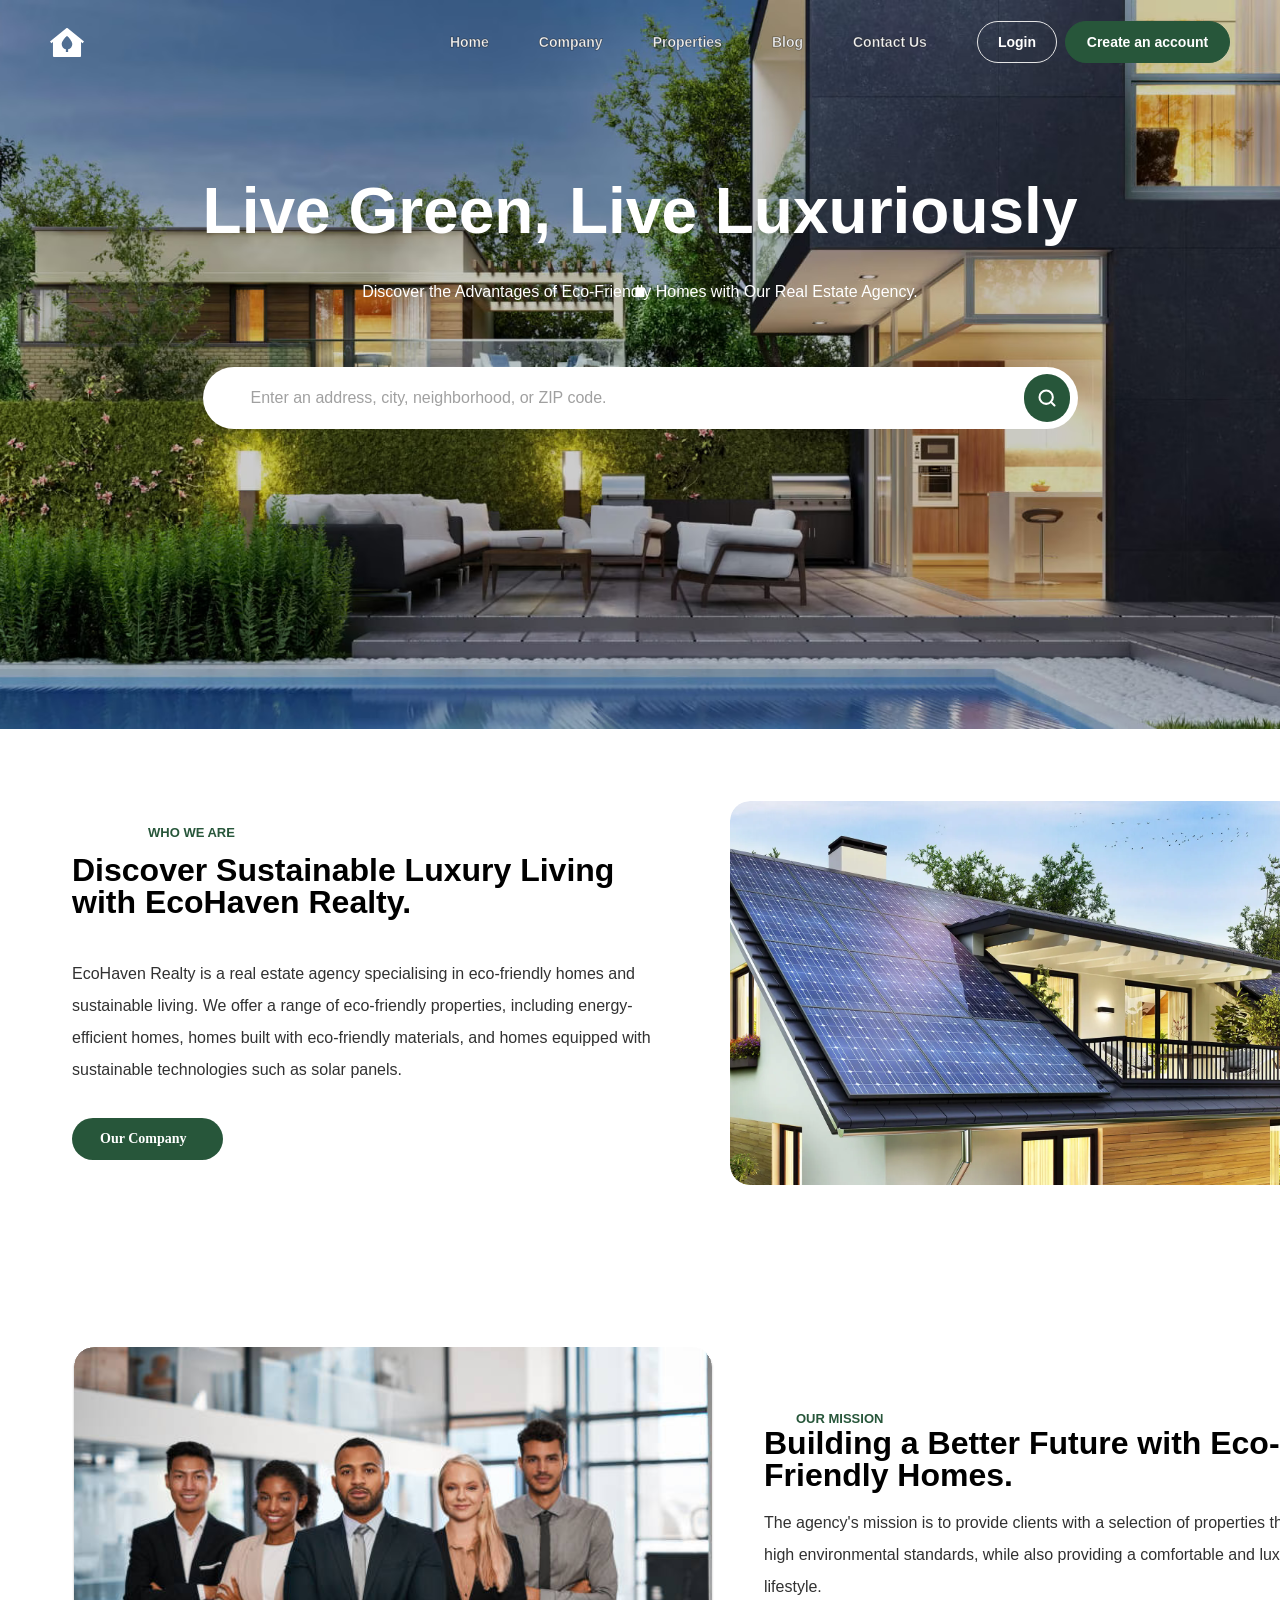
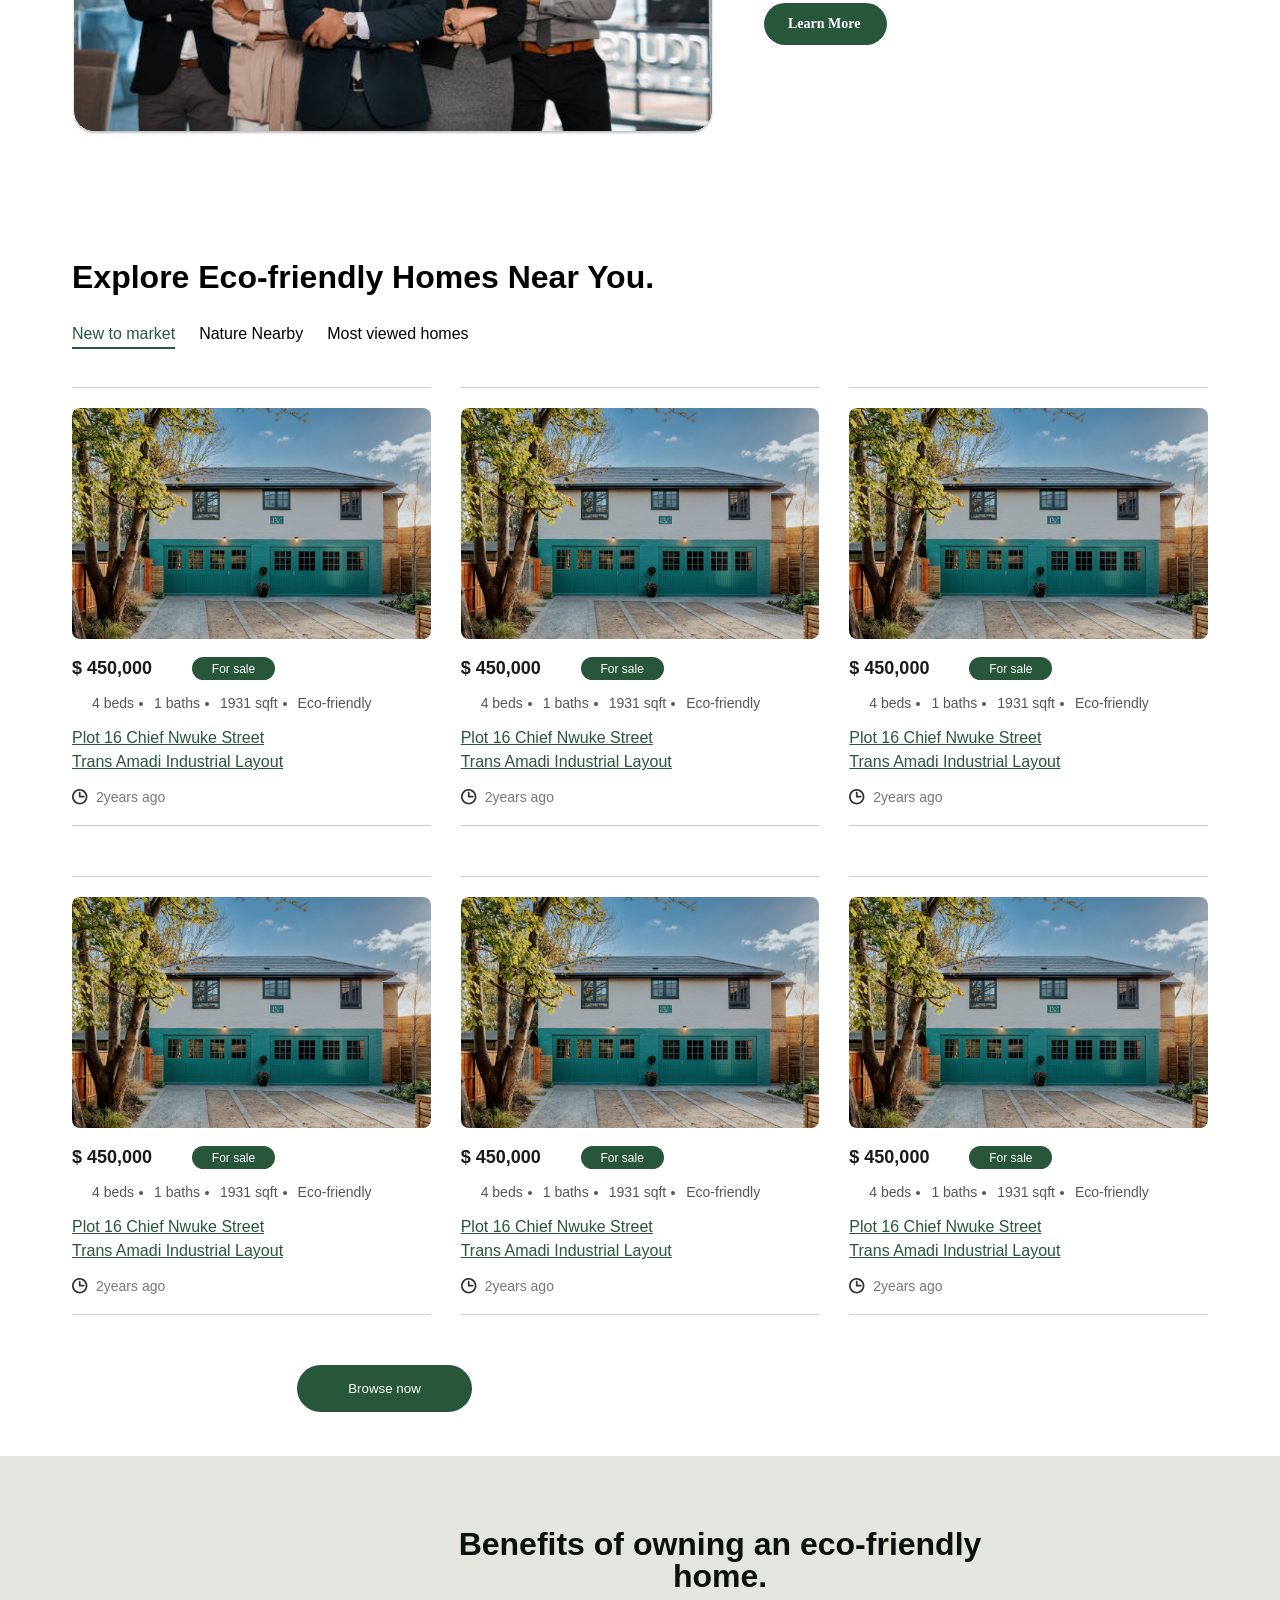
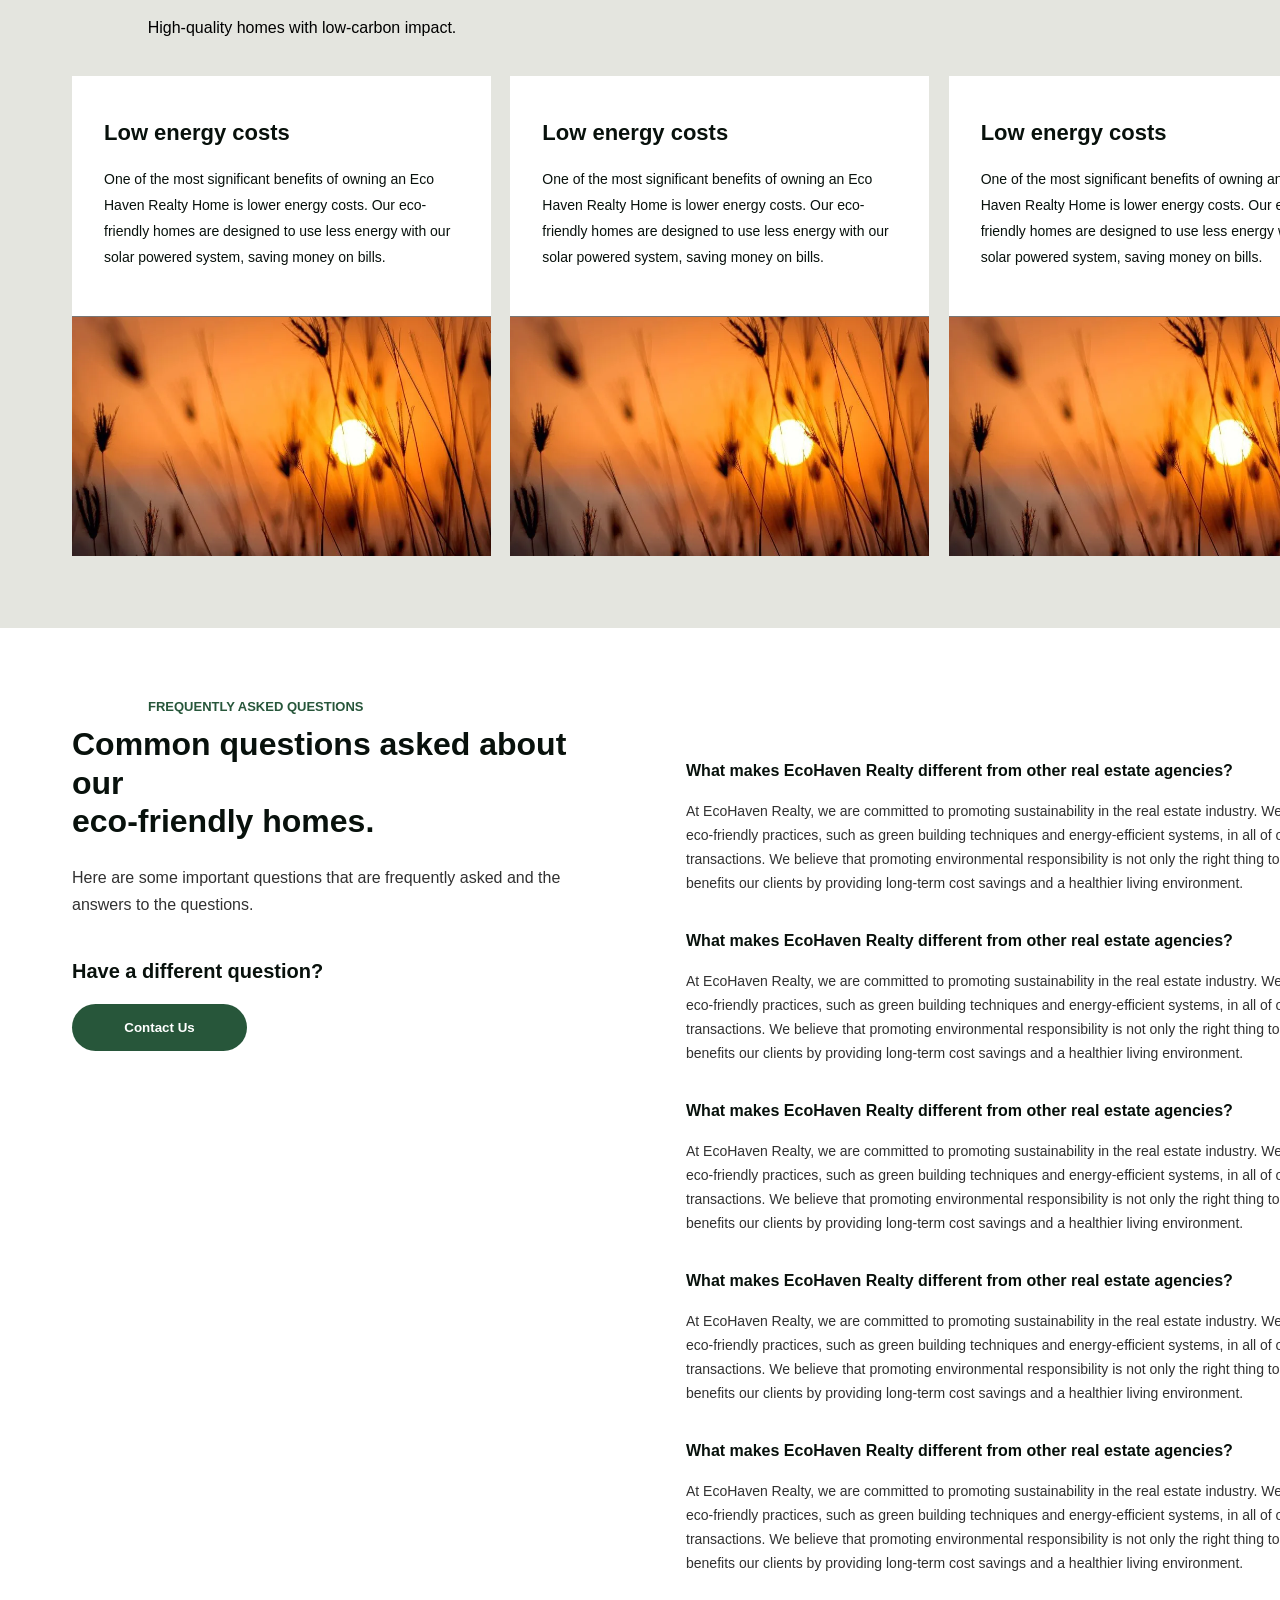
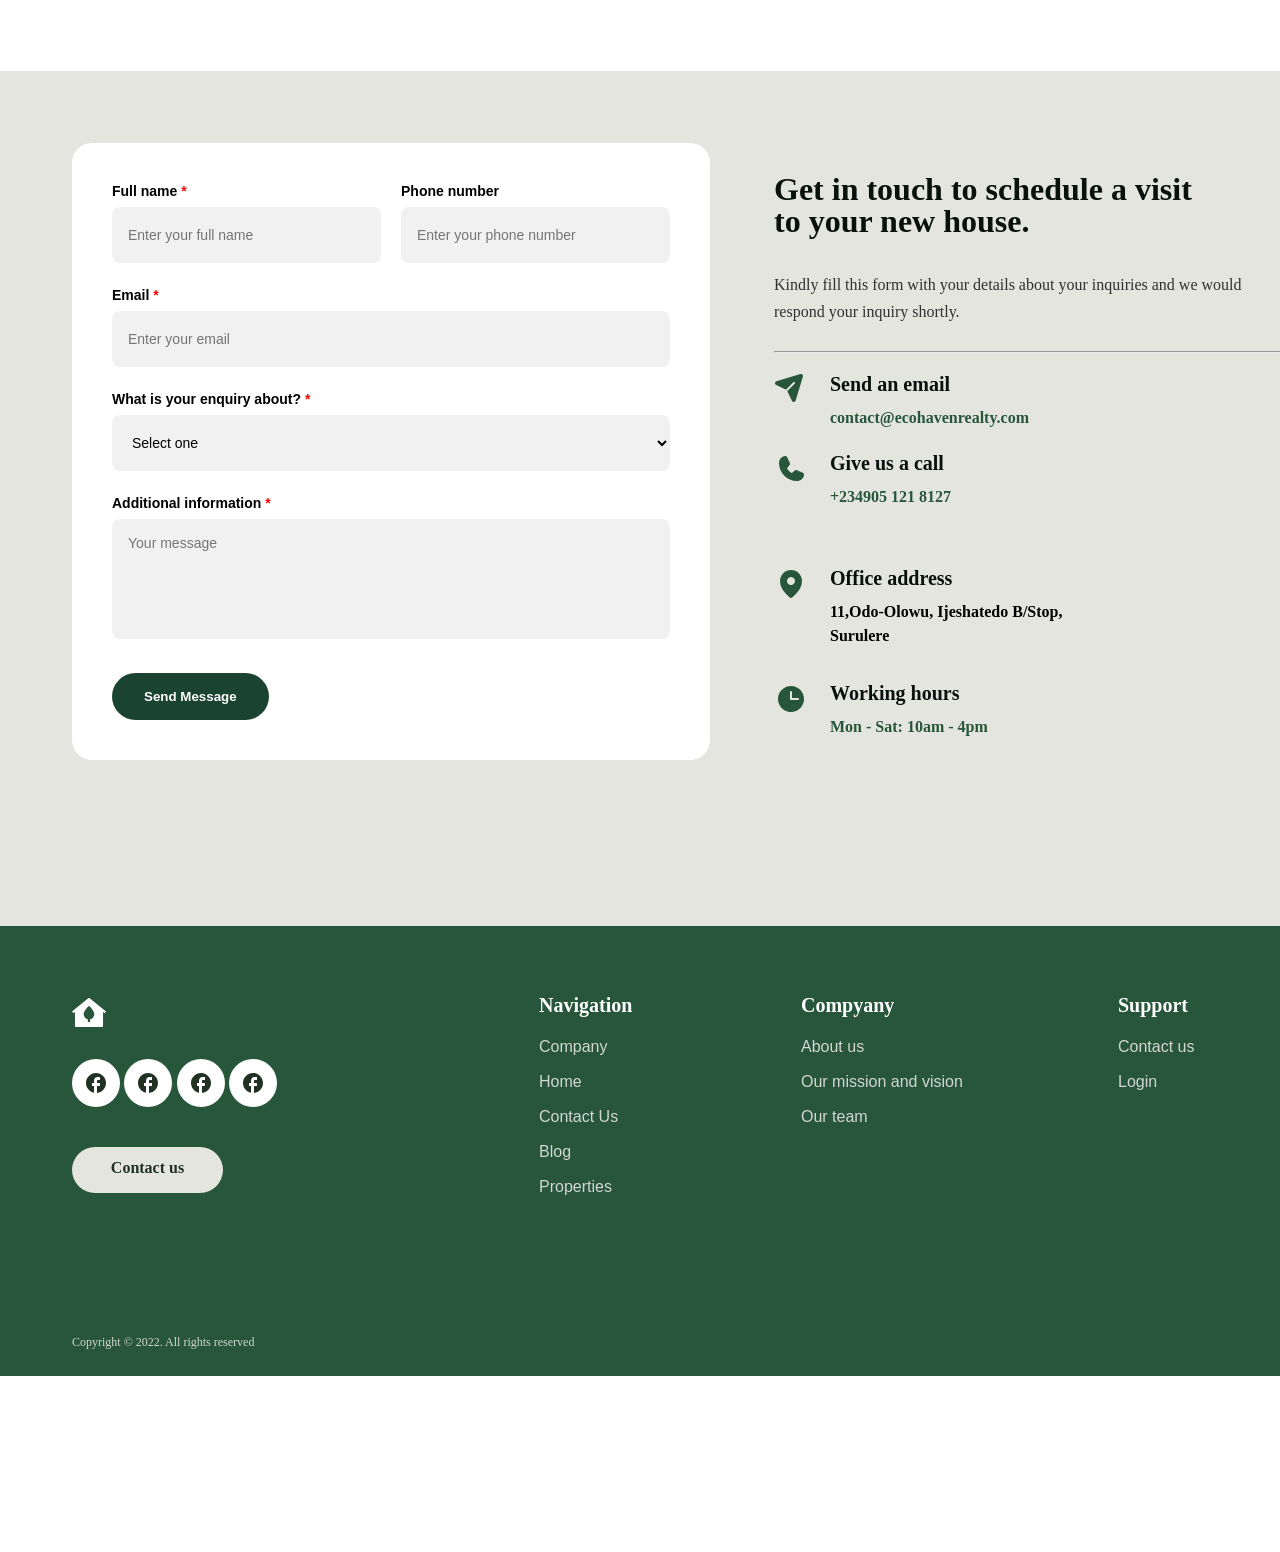
<file: index.html>
<!DOCTYPE html>
<html lang="en">

<head>
    <meta charset="UTF-8">
    <meta name="viewport" content="width=device-width, initial-scale=1.0">
    <title>Document</title>
    <link rel="stylesheet" href="style.css">
</head>

<body>

    <main class="main">
        <div class="container">
            <div class="content">
                <header class="header">
                    <div class="nav">
                        <img src="/imgs/logo.svg" alt="logo">
                        <ul>
                            
                                <li>Home </li>
                            

                          
                                <li>Company </li>
                          

                            <li>Properties </li>

                            <li>Blog </li>

                            <li>Contact Us </li>

                        </ul>
                        <div class="div">
                            <button>Login</button>
                            <button>Create an account</button>
                        </div>
                    </div>
                    <div class="head">

                        <h1>Live Green, Live Luxuriously . </h1>
                        <p>Discover the Advantages of Eco-Friendly Homes with Our Real Estate Agency.</p>


                    </div>
                    <div class="search-box">
    <input type="text" placeholder="Enter an address, city, neighborhood, or ZIP code.">
    <button class="search-btn">
        <svg xmlns="http://www.w3.org/2000/svg" width="20" height="20" viewBox="0 0 24 24" fill="none" stroke="currentColor" stroke-width="2.5" stroke-linecap="round" stroke-linejoin="round"><circle cx="11" cy="11" r="8"></circle><line x1="21" y1="21" x2="16.65" y2="16.65"></line></svg>
    </button>
</div
>
                
            </div>



        </div>
        
</header>
 <section>
        <div class="container1">
            <div class="content1">
              <div class="text1">
 <div class="minitext1">
   <p>
                    WHO WE ARE
                </p>
                </div>
                <div class="lowtext1">
                    <p>  Discover Sustainable Luxury Living with EcoHaven Realty.</p>
                  
                </div>
                <div class="lowtext11">
                    <p>
                        EcoHaven Realty is a real estate agency specialising in eco-friendly homes and sustainable living. We offer a range of eco-friendly properties, including energy-efficient homes, homes built with eco-friendly materials, and homes equipped with sustainable technologies such as solar panels.
                    </p>
                </div>
              <div class="lowtextbutton">
                <p style="
                    width: 95px;
height: 20px;
font-family: Plus Jakarta Sans;
font-weight: 600;
font-style: SemiBold;
font-size: 14px;

line-height: 20px;
letter-spacing: 0%;
color: white;
">Our Company</p>

              </div>
              </div>

              <div class="lowtextimg">
<img src="/imgs/panel.svg" alt="blank">
              </div>
                </div>
               
            </div>
        </div>
    </section>
   <section>
    <div class="container2">
        <div class="content2">
            <div class="rasm">
<img src="/imgs/Odamchalar.svg" alt="blank" > 
            </div>
           
<div class="bigboss2">
 <div class="minitext2">
   <p>
                    OUR MISSION
                </p>
                </div>
                <div class="lowtext2">
                    <p>  Building a Better Future with Eco-<br>Friendly Homes.</p>
                  
                </div>
                <div class="lowtext21">
                    <p>
                       The agency's mission is to provide clients with a selection of properties that meet high environmental standards, while also providing a comfortable and luxurious lifestyle.
                    </p>
                </div>
               
              <div class="lowtextbutton2">
                <p style="font-family: Plus Jakarta Sans;
font-weight: 600;
font-style: SemiBold;
font-size: 14px;
line-height: 20px;
letter-spacing: 0%;
width: 75px;
height: 20px;
opacity: 1;
color: white;
">Learn More</p>
 
              </div>
             
</div>
              
        </div>
    </div>
     
   </section>

    <section>
    <div class="container3">
        <div class="content3">
            <div class="main3">
                <p>Explore Eco-friendly Homes Near You.</p>
            </div>
            <div class="main3l">
                <ul>
                    <li class="element">
New to market
                </li>
                <li class="element">
Nature Nearby
                </li>
                <li class="element">
                    Most viewed homes
                </li>
            </ul>
            </div>
                        <div class="card-container">

                <!-- 1-KARTOCHKA -->
                <div class="kartochkalar">
                    <div class="kattarasm3">
                        <img src="/imgs/uycha.svg" alt="blank">
                    </div>
                    <div class="puli3">
                        <p>$ 450,000</p>
                    </div>
                    <button>
                        <p>For sale</p>
                    </button>
                    <ul class="ul3">
                        <li>4 beds</li>
                        <li>1 baths</li>
                        <li>1931 sqft</li>
                        <li>Eco-friendly</li>
                    </ul>
                    <div class="yashiltext3">
                        <p>Plot 16 Chief Nwuke Street Trans Amadi Industrial Layout</p>
                    </div>
                    <div class="soat3">
                        <img src="/imgs/soat.svg" alt="blank" class="soatcha3">
                        <p>2years ago</p>
                    </div>
                </div>

                <!-- 2-KARTOCHKA -->
                <div class="kartochkalar">
                    <div class="kattarasm3">
                        <img src="/imgs/uycha.svg" alt="blank">
                    </div>
                    <div class="puli3">
                        <p>$ 450,000</p>
                    </div>
                    <button>
                        <p>For sale</p>
                    </button>
                    <ul class="ul3">
                        <li>4 beds</li>
                        <li>1 baths</li>
                        <li>1931 sqft</li>
                        <li>Eco-friendly</li>
                    </ul>
                    <div class="yashiltext3">
                        <p>Plot 16 Chief Nwuke Street Trans Amadi Industrial Layout</p>
                    </div>
                    <div class="soat3">
                        <img src="/imgs/soat.svg" alt="blank" class="soatcha3">
                        <p>2years ago</p>
                    </div>
                </div>

                <!-- 3-KARTOCHKA -->
                <div class="kartochkalar">
                    <div class="kattarasm3">
                        <img src="/imgs/uycha.svg" alt="blank">
                    </div>
                    <div class="puli3">
                        <p>$ 450,000</p>
                    </div>
                    <button>
                        <p>For sale</p>
                    </button>
                    <ul class="ul3">
                        <li>4 beds</li>
                        <li>1 baths</li>
                        <li>1931 sqft</li>
                        <li>Eco-friendly</li>
                    </ul>
                    <div class="yashiltext3">
                        <p>Plot 16 Chief Nwuke Street Trans Amadi Industrial Layout</p>
                    </div>
                    <div class="soat3">
                        <img src="/imgs/soat.svg" alt="blank" class="soatcha3">
                        <p>2years ago</p>
                    </div>
                </div>

                <!-- 4-KARTOCHKA -->
                <div class="kartochkalar">
                    <div class="kattarasm3">
                        <img src="/imgs/uycha.svg" alt="blank">
                    </div>
                    <div class="puli3">
                        <p>$ 450,000</p>
                    </div>
                    <button>
                        <p>For sale</p>
                    </button>
                    <ul class="ul3">
                        <li>4 beds</li>
                        <li>1 baths</li>
                        <li>1931 sqft</li>
                        <li>Eco-friendly</li>
                    </ul>
                    <div class="yashiltext3">
                        <p>Plot 16 Chief Nwuke Street Trans Amadi Industrial Layout</p>
                    </div>
                    <div class="soat3">
                        <img src="/imgs/soat.svg" alt="blank" class="soatcha3">
                        <p>2years ago</p>
                    </div>
                </div>

                <!-- 5-KARTOCHKA -->
                <div class="kartochkalar">
                    <div class="kattarasm3">
                        <img src="/imgs/uycha.svg" alt="blank">
                    </div>
                    <div class="puli3">
                        <p>$ 450,000</p>
                    </div>
                    <button>
                        <p>For sale</p>
                    </button>
                    <ul class="ul3">
                        <li>4 beds</li>
                        <li>1 baths</li>
                        <li>1931 sqft</li>
                        <li>Eco-friendly</li>
                    </ul>
                    <div class="yashiltext3">
                        <p>Plot 16 Chief Nwuke Street Trans Amadi Industrial Layout</p>
                    </div>
                    <div class="soat3">
                        <img src="/imgs/soat.svg" alt="blank" class="soatcha3">
                        <p>2years ago</p>
                    </div>
                </div>

                <!-- 6-KARTOCHKA -->
                <div class="kartochkalar">
                    <div class="kattarasm3">
                        <img src="/imgs/uycha.svg" alt="blank">
                    </div>
                    <div class="puli3">
                        <p>$ 450,000</p>
                    </div>
                    <button>
                        <p>For sale</p>
                    </button>
                    <ul class="ul3">
                        <li>4 beds</li>
                        <li>1 baths</li>
                        <li>1931 sqft</li>
                        <li>Eco-friendly</li>
                    </ul>
                    <div class="yashiltext3">
                        <p>Plot 16 Chief Nwuke Street Trans Amadi Industrial Layout</p>
                    </div>
                    <div class="soat3">
                        <img src="/imgs/soat.svg" alt="blank" class="soatcha3">
                        <p>2years ago</p>
                    </div>
                </div>
                <div class="nerv">
<button>
    Browse now
 </button>
                </div>
 
            </div> <!-- .card-container yopilishi -->

    </div>
    </section>
    <section style="
    width: 1440px;
height: 772px;
background: #E4E5DF;

">
        <div class="container4">
            <div class="content4">
               <div class="main4">
                <p>Benefits of owning an eco-friendly <br> home.</p>
               </div>
               <div class="mainlow4">
                <p>High-quality homes with low-carbon impact.</p>
               </div>
               <div class="kattakartochka">
                <div class="kartochkalar4">
<div class="textjoyi4">
<p class="nimadir">Low energy costs</p>
<p class="m4">One of the most significant benefits of owning an Eco Haven Realty Home is lower energy costs. Our eco-friendly homes are designed to use less energy with our solar powered system, saving money on bills.</p>
</div>
<div class="tabiat">
<img src="/imgs/Tabiat.svg" alt="blank">
</div>

               </div>
               
               <div class="kartochkalar4">
<div class="textjoyi4">
<p class="nimadir">Low energy costs</p>
<p class="m4">One of the most significant benefits of owning an Eco Haven Realty Home is lower energy costs. Our eco-friendly homes are designed to use less energy with our solar powered system, saving money on bills.</p>
</div>
<div class="tabiat">
<img src="/imgs/Tabiat.svg" alt="blank">
</div>

               </div>
               
               <div class="kartochkalar4">
<div class="textjoyi4">
<p class="nimadir">Low energy costs</p>
<p class="m4">One of the most significant benefits of owning an Eco Haven Realty Home is lower energy costs. Our eco-friendly homes are designed to use less energy with our solar powered system, saving money on bills.</p>
</div>
<div class="tabiat">
<img src="/imgs/Tabiat.svg" alt="blank">
</div>

               </div>
               </div>
               
               

            </div>
        </div>
    </section>
    <section>
        <div class="container5">
            <div class="content5">
                <div class="tipoboss5">
<div class="maintext5">
                    <p>FREQUENTLY ASKED QUESTIONS</p>
                </div>
                <div class="maintext5a">
                    <p>Common questions asked about our <br>
                         eco-friendly homes.</p>
                </div>
                <div class="maintext5b">
                    <p>Here are some important questions that are frequently asked and the answers to the questions.</p>
                </div>
                <div class="maintext5c">
                    <p>Have a different question?</p>
                </div>
                <div class="maintext5d">
                    <button>
         <p>Contact Us</p>
                    </button>
           
                </div>
                </div>
                
                <div class="maintextboss5">
 <div class="maintext5e">
                    <p>What makes EcoHaven Realty different from other real estate agencies?</p>
                </div>
               
                <div class="maintext5f">
                    <p>At EcoHaven Realty, we are committed to promoting sustainability in the real estate industry. We prioritize eco-friendly practices, such as green building techniques and energy-efficient systems, in all of our transactions. We believe that promoting environmental responsibility is not only the right thing to do, but it also benefits our clients by providing long-term cost savings and a healthier living environment.</p>
                </div>
                
                <div class="maintext5g">
                    <img src="/imgs/strelka.svg" alt="blank">
                </div>
                <div class="maintext5e">
                    <p>What makes EcoHaven Realty different from other real estate agencies?</p>
                </div>
                <div class="maintext5f">
                    <p>At EcoHaven Realty, we are committed to promoting sustainability in the real estate industry. We prioritize eco-friendly practices, such as green building techniques and energy-efficient systems, in all of our transactions. We believe that promoting environmental responsibility is not only the right thing to do, but it also benefits our clients by providing long-term cost savings and a healthier living environment.</p>
                </div>
                <div class="maintext5g">
                    <img src="/imgs/strelka.svg" alt="blank">
                </div>
                <div class="maintext5e">
                    <p>What makes EcoHaven Realty different from other real estate agencies?</p>
                </div>
                <div class="maintext5f">
                    <p>At EcoHaven Realty, we are committed to promoting sustainability in the real estate industry. We prioritize eco-friendly practices, such as green building techniques and energy-efficient systems, in all of our transactions. We believe that promoting environmental responsibility is not only the right thing to do, but it also benefits our clients by providing long-term cost savings and a healthier living environment.</p>
                </div>
                <div class="maintext5g">
                    <img src="/imgs/strelka.svg" alt="blank">
                </div>
                <div class="maintext5e">
                    <p>What makes EcoHaven Realty different from other real estate agencies?</p>
                </div>
                <div class="maintext5f">
                    <p>At EcoHaven Realty, we are committed to promoting sustainability in the real estate industry. We prioritize eco-friendly practices, such as green building techniques and energy-efficient systems, in all of our transactions. We believe that promoting environmental responsibility is not only the right thing to do, but it also benefits our clients by providing long-term cost savings and a healthier living environment.</p>
                </div>
                <div class="maintext5g">
                    <img src="/imgs/strelka.svg" alt="blank">
                </div>
                <div class="maintext5e">
                    <p>What makes EcoHaven Realty different from other real estate agencies?</p>
                </div>
                <div class="maintext5f">
                    <p>At EcoHaven Realty, we are committed to promoting sustainability in the real estate industry. We prioritize eco-friendly practices, such as green building techniques and energy-efficient systems, in all of our transactions. We believe that promoting environmental responsibility is not only the right thing to do, but it also benefits our clients by providing long-term cost savings and a healthier living environment.</p>
                </div>
                
               
                </div>
               
            </div>
        </div>
    </section>
    <section>
        <div class="container6">
            <div class="content6">
  <div class="maintextboss6">
    <div class="maintext6w">
        <div class="maintext6">
    <p>Get in touch to schedule a visit<br> to your new house.</p>
</div>
<div class="maintext6a">
<p>Kindly fill this form with your details about your inquiries and we would<br> respond  your inquiry shortly.</p>
</div>
<hr style="width: 594px; margin-top: 26px;margin-left: 774px;">
<div class="maintext6b">
    <p>Send an email</p>
</div>
<div class="maintext6c">
    <p>contact@ecohavenrealty.com</p>
</div>
<img src="/imgs/samolyot.svg" alt="blank" style="transform: translateY(-56px);margin-left: 775px;">
<div class="maintext6d">
    <p>Give us a call</p>
</div>
<div class="maintext6e">
    <p>+234905 121 8127</p>
</div>
<img src="/imgs/Phone.svg" alt="blank" style="transform: translateY(-56px);margin-left: 775px;">
<div class="maintext6f">
    <p>Office address</p>
</div>
<div class="maintext6g">
    <p>11,Odo-Olowu, Ijeshatedo B/Stop,<br> Surulere</p>
</div>
<img src="/imgs/MapPin.svg" alt="blank"style="transform: translateY(-56px);margin-left: 775px;">
<div class="maintext6h">
    <p>Working hours</p>
</div>
<div class="maintext6i">
    <p>Mon - Sat: 10am - 4pm</p>
</div>
<img src="/imgs/Clock.svg" alt="blank" style="transform: translateY(-56px);margin-left: 775px;">
    </div>


<div class="inputlar">
  
  <div class="input-row">
    <div class="form-group">
      <label for="username">Full name <span>*</span></label>
      <input type="text" id="username" name="user" placeholder="Enter your full name">
    </div>
    
    <div class="form-group">
      <label for="phone">Phone number </label>
      <input type="text" id="phone" name="phone" placeholder="Enter your phone number">
    </div>
  </div>

  <div class="form-group full-width">
    <label for="email">Email <span>*</span></label>
    <input type="email" id="email" name="email" placeholder="Enter your email">
  </div>

  <div class="form-group full-width">
    <label for="enquiry">What is your enquiry about? <span>*</span></label>
    <select id="enquiry" name="enquiry">
      <option value="">Select one</option>
    </select>
  </div>

  <div class="form-group full-width">
    <label for="message">Additional information <span>*</span></label>
    <textarea id="message" name="message" placeholder="Your message"></textarea>
  </div>

  <button type="submit" class="submit-btn">Send Message</button>

</div>
            </div>
            </div>
              
        </div>
    </section>
    <footer>
        <div class="container7">
            <div class="content7">
 <div class="main6ikonka">
<img src="/imgs/logo.svg" alt="blank">

        </div>
        <div class="social6ikonka">
<img src="/imgs/Facebook.svg" alt="blank">
<img src="/imgs/Facebook.svg" alt="blank">
<img src="/imgs/Facebook.svg" alt="blank">
<img src="/imgs/Facebook.svg" alt="blank">
        </div>
        <div class="knopka6">
            <button><p>
   Contact us
            </p>

            </button>
         
        </div>
        <div class="rights6">
            <p>Copyright © 2022. All rights reserved</p>
        </div>
        <div class="ul6">
            <ul>
                <li>Navigation</li>
                <li>Company</li>
                <li>Home</li>
                <li>Contact Us</li>
                <li>Blog</li>
                <li>Properties</li>
            </ul>
        </div>
        <div class="ul61">
            <ul>
                <li>Compyany</li>
                <li>About us</li>
                <li>Our mission and vision</li>
                <li>Our team</li>
            </ul>
        </div>
        <div class="ul62">
            <ul>
 <li>Support</li>
            <li>Contact us</li>
            <li>Login</li>
            </ul>
           
        </div>
            </div>
        </div>
       
    </footer>
    </main>
   

</body>

</html>
</file>
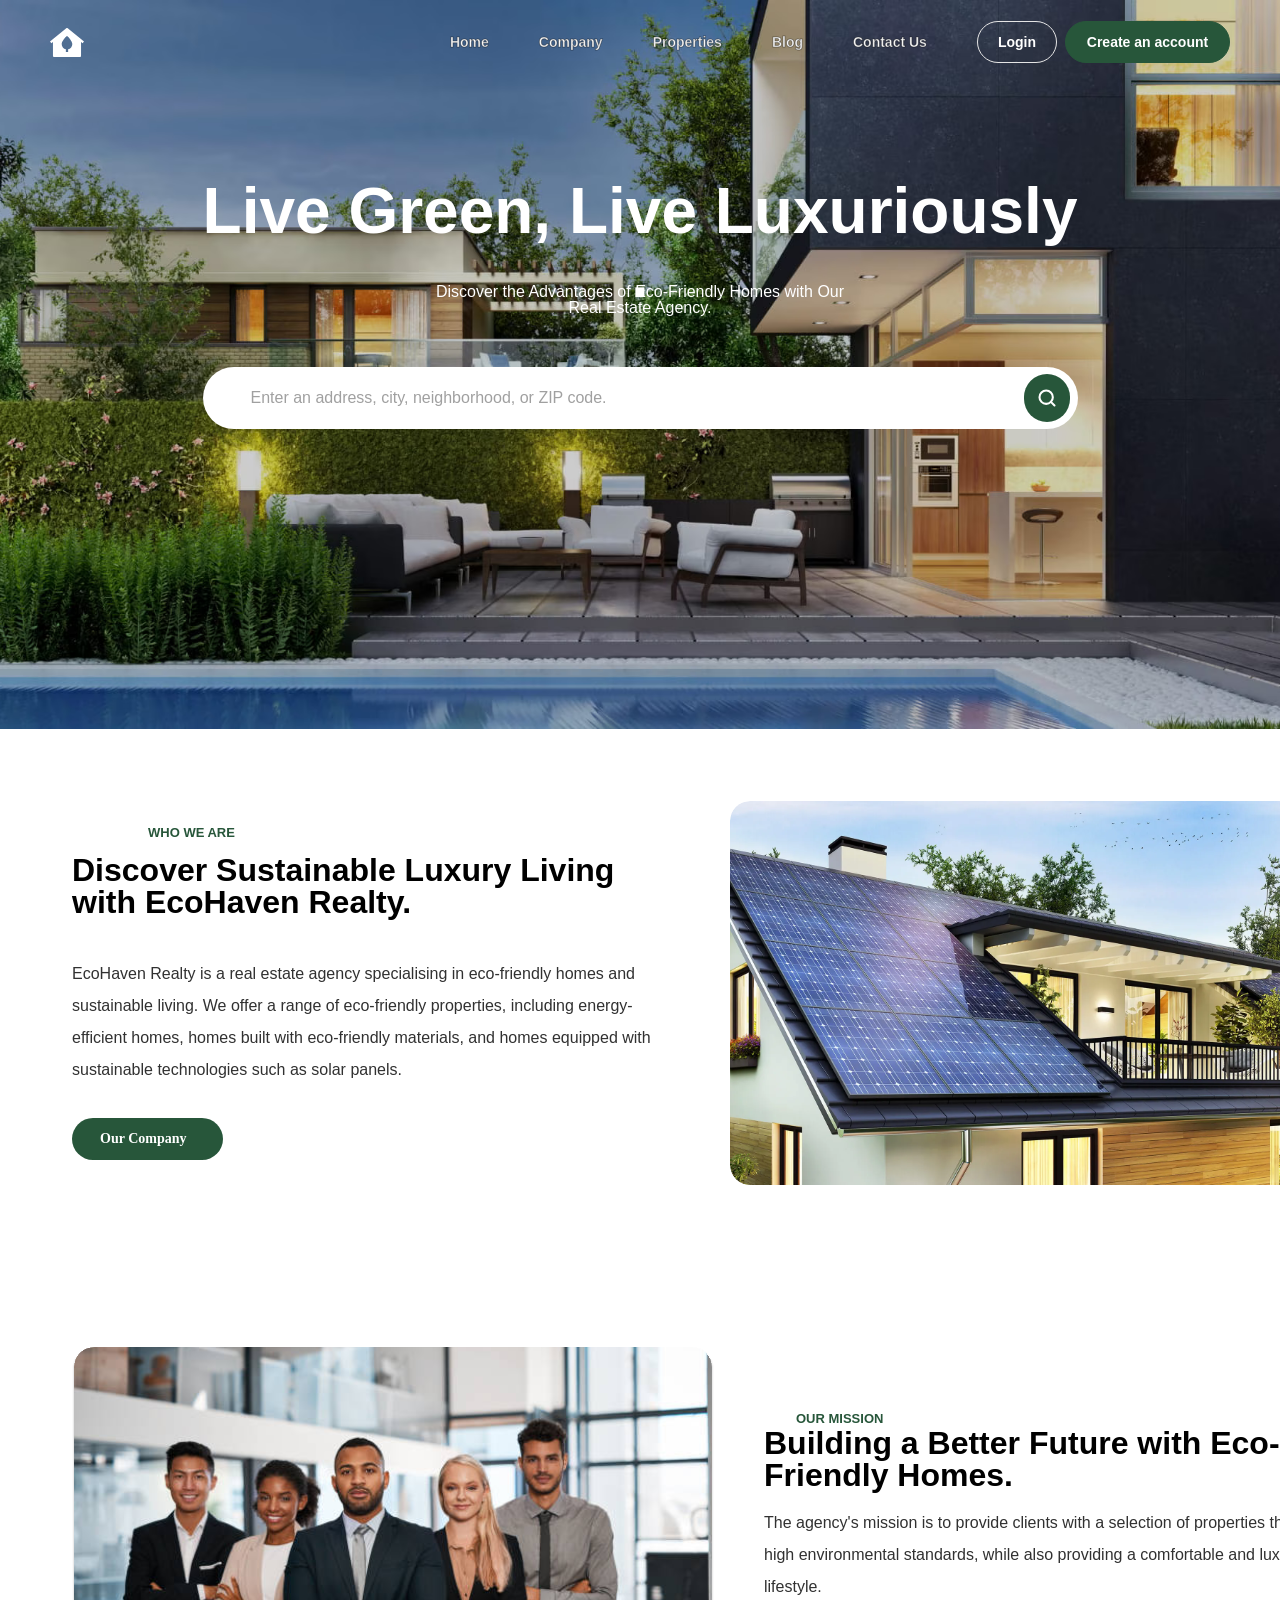
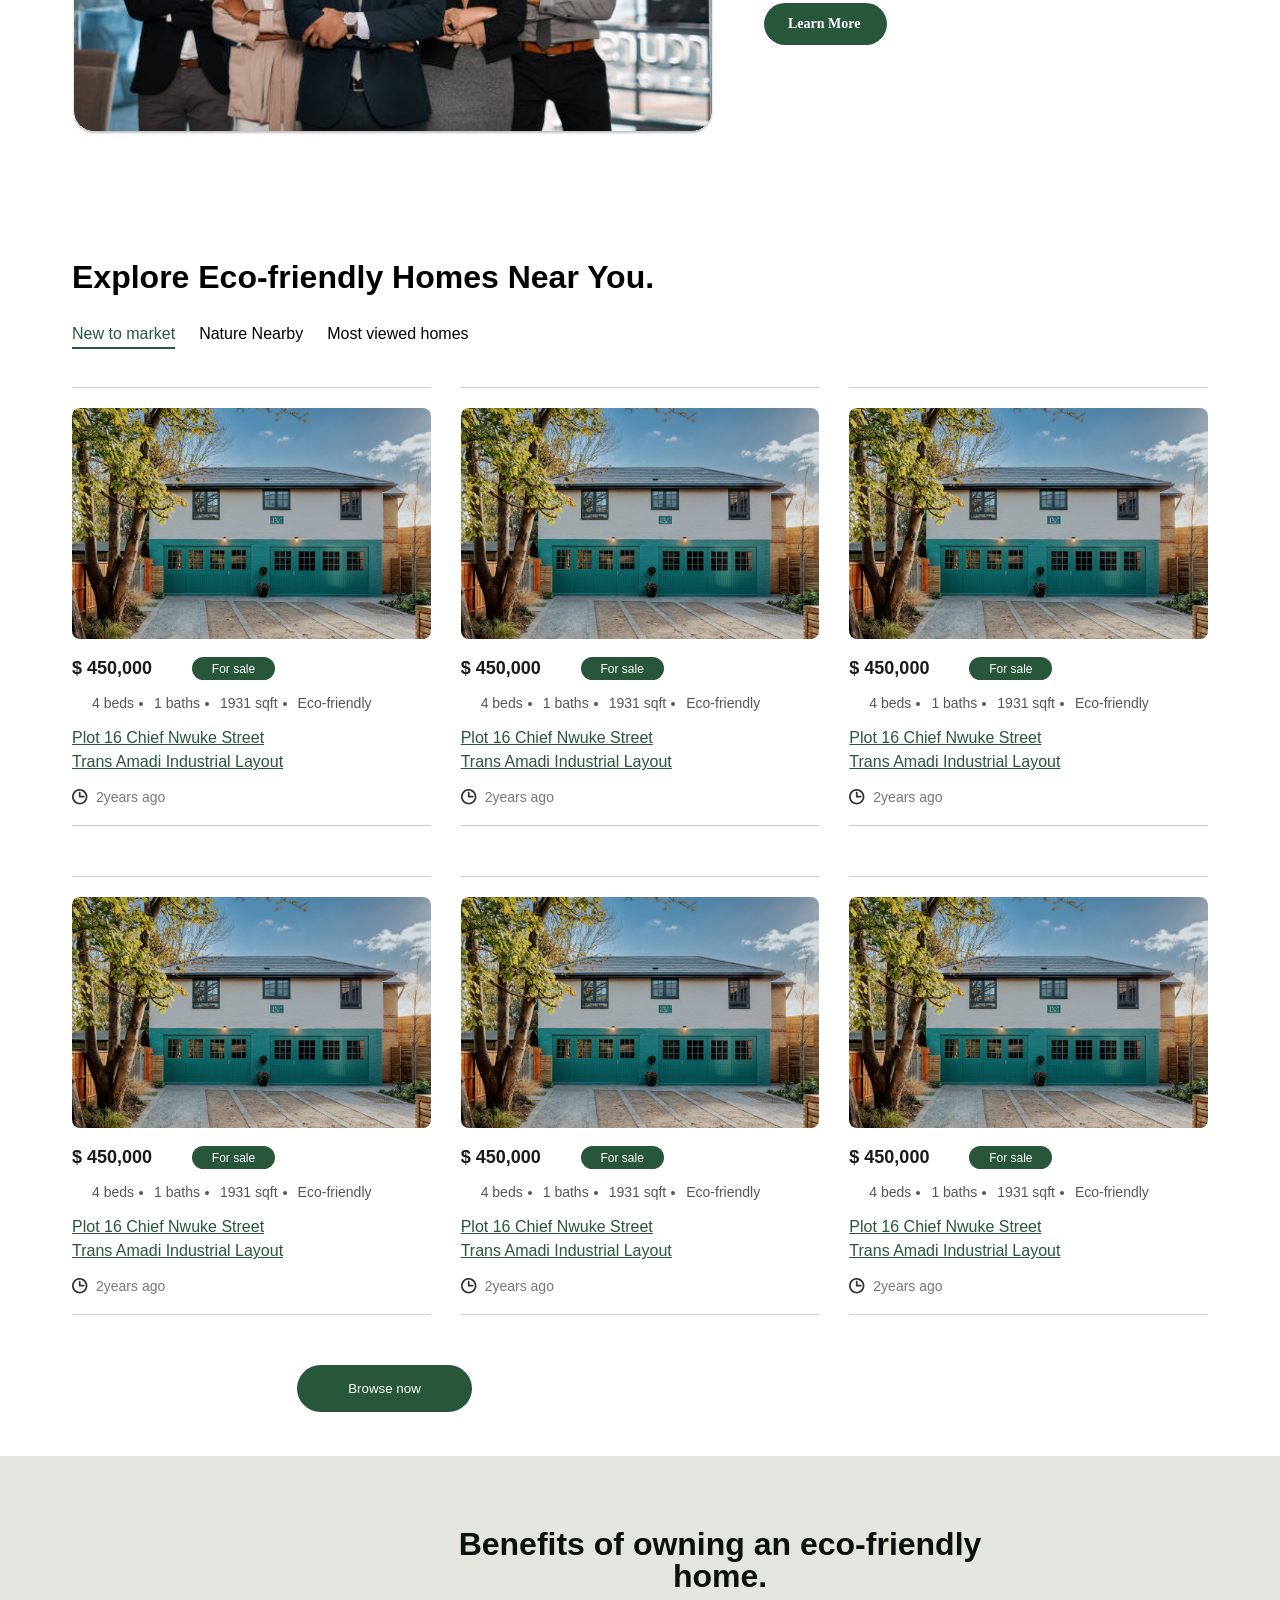
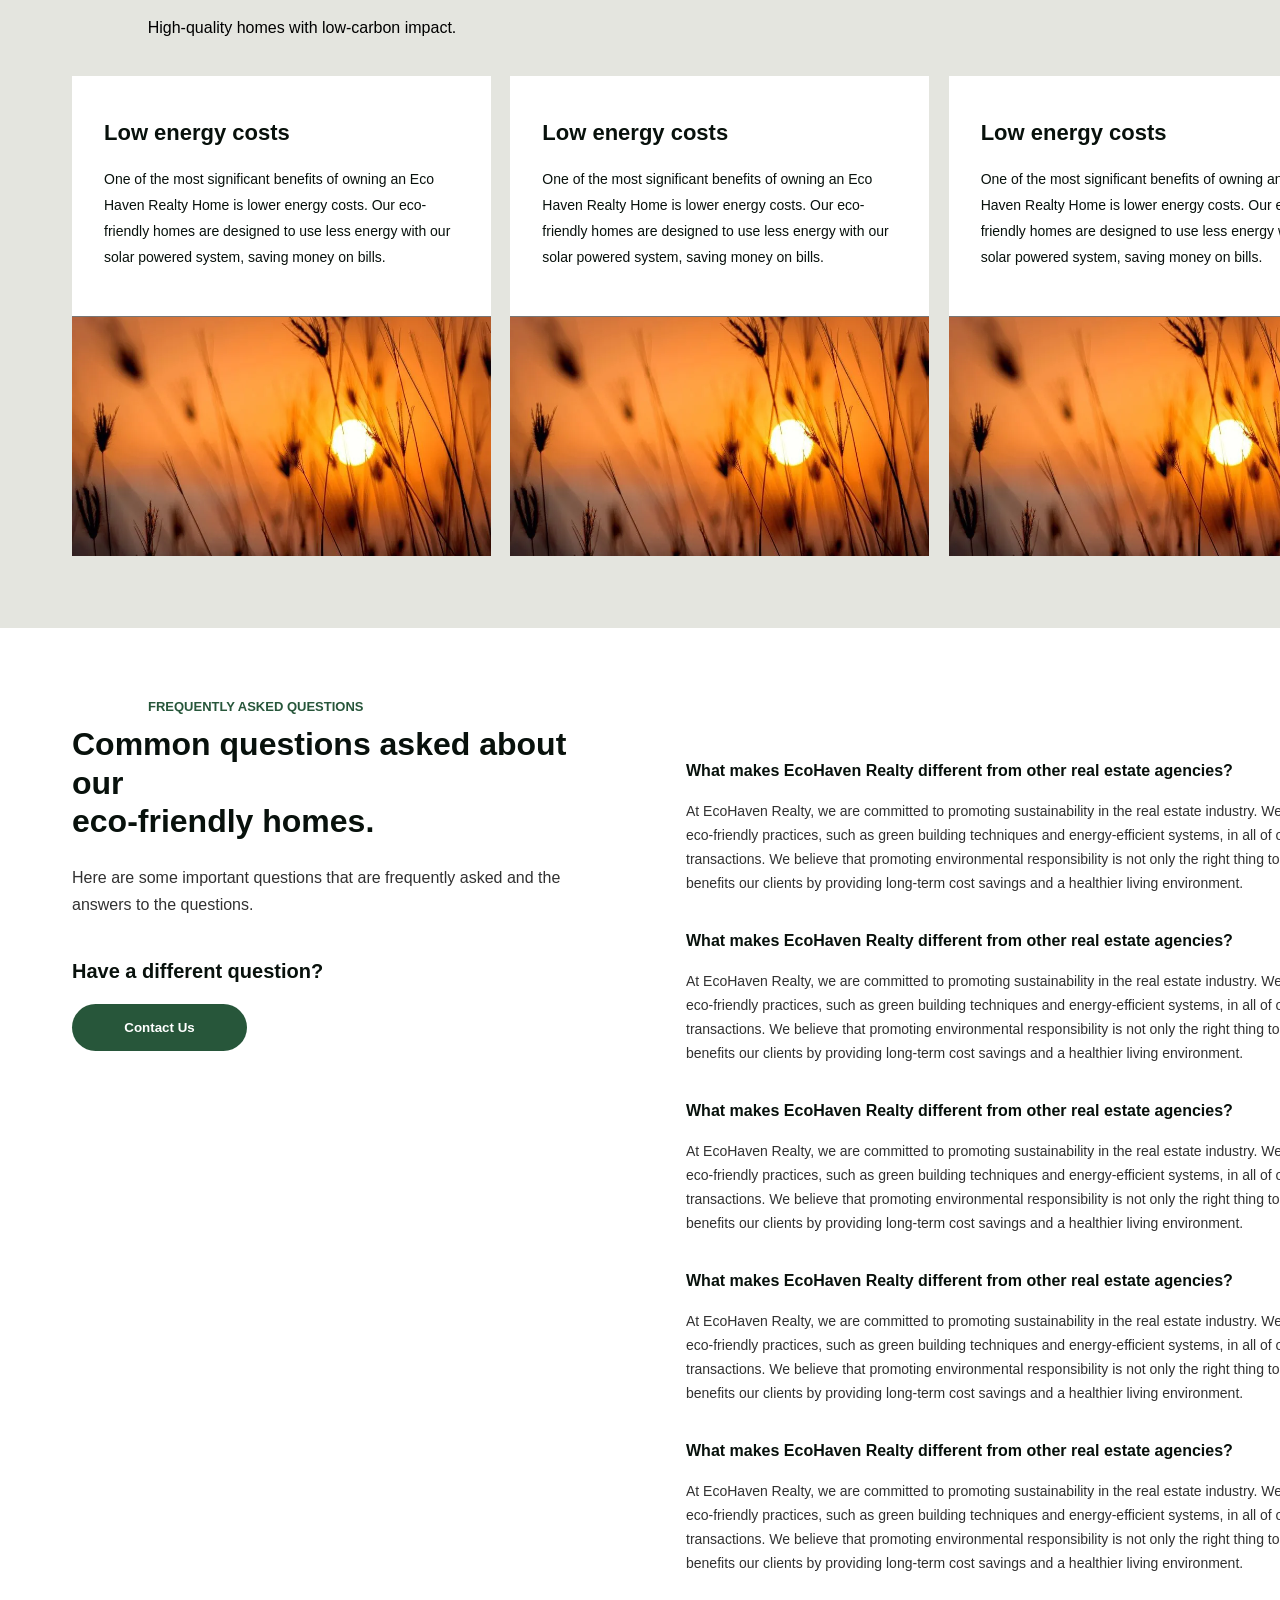
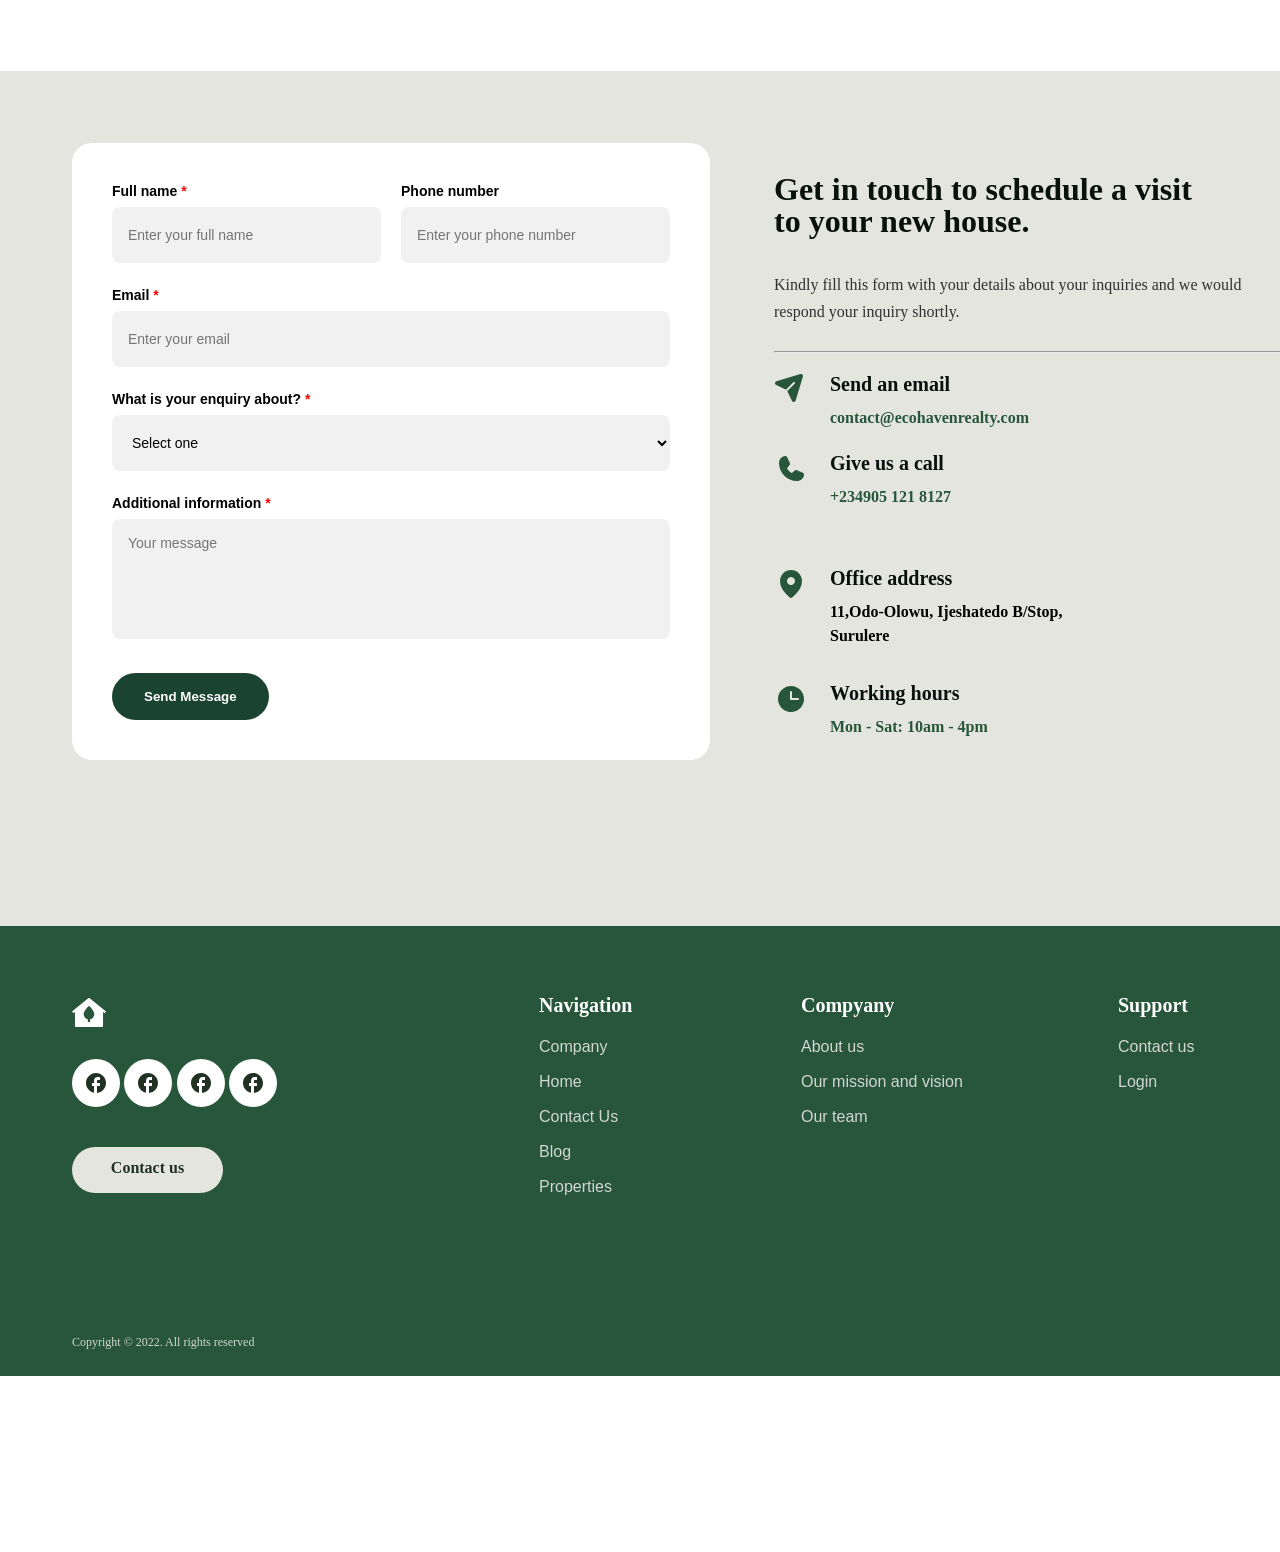
<file: Real estate agency/index.html>
<!DOCTYPE html>
<html lang="en">

<head>
    <meta charset="UTF-8">
    <meta name="google-site-verification" content="n-5oX9ZCPLrZpa3dJGwv-vL9WHJAOQhFdSB9pppHWQY" />
    <title>Document</title>
    <link rel="stylesheet" href="style.css">
</head>

<body>

    <main class="main">
        <div class="container">
            <div class="content">
                <header class="header">
                    <div class="nav">
                        <img src="/imgs/logo.svg" alt="logo">
                        <ul>
                            
                                <li>Home </li>
                            

                          
                                <li>Company </li>
                          

                            <li>Properties </li>

                            <li>Blog </li>

                            <li>Contact Us </li>

                        </ul>
                        <div class="div">
                            <button>Login</button>
                            <button>Create an account</button>
                        </div>
                    </div>
                    <div class="head">

                        <h1>Live Green, Live Luxuriously . </h1>
                        <p>Discover the Advantages of Eco-Friendly Homes with Our <br> Real Estate Agency.</p>


                    </div>
                    <div class="search-box">
    <input type="text" placeholder="Enter an address, city, neighborhood, or ZIP code.">
    <button class="search-btn">
        <svg xmlns="http://www.w3.org/2000/svg" width="20" height="20" viewBox="0 0 24 24" fill="none" stroke="currentColor" stroke-width="2.5" stroke-linecap="round" stroke-linejoin="round"><circle cx="11" cy="11" r="8"></circle><line x1="21" y1="21" x2="16.65" y2="16.65"></line></svg>
    </button>
</div
>
                
            </div>



        </div>
        
</header>
 <section>
        <div class="container1">
            <div class="content1">
              
 <div class="minitext1">
   <p>
                    WHO WE ARE
                </p>
                </div>
                <div class="lowtext1">
                    <p>  Discover Sustainable Luxury Living with EcoHaven Realty.</p>
                  
                </div>
                <div class="lowtext11">
                    <p>
                        EcoHaven Realty is a real estate agency specialising in eco-friendly homes and sustainable living. We offer a range of eco-friendly properties, including energy-efficient homes, homes built with eco-friendly materials, and homes equipped with sustainable technologies such as solar panels.
                    </p>
                </div>
              <div class="lowtextbutton">
                <p style="
                    width: 95px;
height: 20px;
font-family: Plus Jakarta Sans;
font-weight: 600;
font-style: SemiBold;
font-size: 14px;

line-height: 20px;
letter-spacing: 0%;
color: white;
">Our Company</p>

              </div>
              <div class="lowtextimg">
<img src="/imgs/panel.svg" alt="blank">
              </div>
                </div>
               
            </div>
        </div>
    </section>
   <section>
    <div class="container2">
        <div class="content2">
            <div class="rasm">
<img src="/imgs/Odamchalar.svg" alt="blank" > 
            </div>
           
<div class="bigboss2">
 <div class="minitext2">
   <p>
                    OUR MISSION
                </p>
                </div>
                <div class="lowtext2">
                    <p>  Building a Better Future with Eco-<br>Friendly Homes.</p>
                  
                </div>
                <div class="lowtext21">
                    <p>
                       The agency's mission is to provide clients with a selection of properties that meet high environmental standards, while also providing a comfortable and luxurious lifestyle.
                    </p>
                </div>
               
              <div class="lowtextbutton2">
                <p style="font-family: Plus Jakarta Sans;
font-weight: 600;
font-style: SemiBold;
font-size: 14px;
line-height: 20px;
letter-spacing: 0%;
width: 75px;
height: 20px;
opacity: 1;
color: white;
">Learn More</p>
 
              </div>
             
</div>
              
        </div>
    </div>
     
   </section>

    <section>
    <div class="container3">
        <div class="content3">
            <div class="main3">
                <p>Explore Eco-friendly Homes Near You.</p>
            </div>
            <div class="main3l">
                <ul>
                    <li class="element">
New to market
                </li>
                <li class="element">
Nature Nearby
                </li>
                <li class="element">
                    Most viewed homes
                </li>
            </ul>
            </div>
                        <div class="card-container">

                <!-- 1-KARTOCHKA -->
                <div class="kartochkalar">
                    <div class="kattarasm3">
                        <img src="/imgs/uycha.svg" alt="blank">
                    </div>
                    <div class="puli3">
                        <p>$ 450,000</p>
                    </div>
                    <button>
                        <p>For sale</p>
                    </button>
                    <ul class="ul3">
                        <li>4 beds</li>
                        <li>1 baths</li>
                        <li>1931 sqft</li>
                        <li>Eco-friendly</li>
                    </ul>
                    <div class="yashiltext3">
                        <p>Plot 16 Chief Nwuke Street Trans Amadi Industrial Layout</p>
                    </div>
                    <div class="soat3">
                        <img src="/imgs/soat.svg" alt="blank" class="soatcha3">
                        <p>2years ago</p>
                    </div>
                </div>

                <!-- 2-KARTOCHKA -->
                <div class="kartochkalar">
                    <div class="kattarasm3">
                        <img src="/imgs/uycha.svg" alt="blank">
                    </div>
                    <div class="puli3">
                        <p>$ 450,000</p>
                    </div>
                    <button>
                        <p>For sale</p>
                    </button>
                    <ul class="ul3">
                        <li>4 beds</li>
                        <li>1 baths</li>
                        <li>1931 sqft</li>
                        <li>Eco-friendly</li>
                    </ul>
                    <div class="yashiltext3">
                        <p>Plot 16 Chief Nwuke Street Trans Amadi Industrial Layout</p>
                    </div>
                    <div class="soat3">
                        <img src="/imgs/soat.svg" alt="blank" class="soatcha3">
                        <p>2years ago</p>
                    </div>
                </div>

                <!-- 3-KARTOCHKA -->
                <div class="kartochkalar">
                    <div class="kattarasm3">
                        <img src="/imgs/uycha.svg" alt="blank">
                    </div>
                    <div class="puli3">
                        <p>$ 450,000</p>
                    </div>
                    <button>
                        <p>For sale</p>
                    </button>
                    <ul class="ul3">
                        <li>4 beds</li>
                        <li>1 baths</li>
                        <li>1931 sqft</li>
                        <li>Eco-friendly</li>
                    </ul>
                    <div class="yashiltext3">
                        <p>Plot 16 Chief Nwuke Street Trans Amadi Industrial Layout</p>
                    </div>
                    <div class="soat3">
                        <img src="/imgs/soat.svg" alt="blank" class="soatcha3">
                        <p>2years ago</p>
                    </div>
                </div>

                <!-- 4-KARTOCHKA -->
                <div class="kartochkalar">
                    <div class="kattarasm3">
                        <img src="/imgs/uycha.svg" alt="blank">
                    </div>
                    <div class="puli3">
                        <p>$ 450,000</p>
                    </div>
                    <button>
                        <p>For sale</p>
                    </button>
                    <ul class="ul3">
                        <li>4 beds</li>
                        <li>1 baths</li>
                        <li>1931 sqft</li>
                        <li>Eco-friendly</li>
                    </ul>
                    <div class="yashiltext3">
                        <p>Plot 16 Chief Nwuke Street Trans Amadi Industrial Layout</p>
                    </div>
                    <div class="soat3">
                        <img src="/imgs/soat.svg" alt="blank" class="soatcha3">
                        <p>2years ago</p>
                    </div>
                </div>

                <!-- 5-KARTOCHKA -->
                <div class="kartochkalar">
                    <div class="kattarasm3">
                        <img src="/imgs/uycha.svg" alt="blank">
                    </div>
                    <div class="puli3">
                        <p>$ 450,000</p>
                    </div>
                    <button>
                        <p>For sale</p>
                    </button>
                    <ul class="ul3">
                        <li>4 beds</li>
                        <li>1 baths</li>
                        <li>1931 sqft</li>
                        <li>Eco-friendly</li>
                    </ul>
                    <div class="yashiltext3">
                        <p>Plot 16 Chief Nwuke Street Trans Amadi Industrial Layout</p>
                    </div>
                    <div class="soat3">
                        <img src="/imgs/soat.svg" alt="blank" class="soatcha3">
                        <p>2years ago</p>
                    </div>
                </div>

                <!-- 6-KARTOCHKA -->
                <div class="kartochkalar">
                    <div class="kattarasm3">
                        <img src="/imgs/uycha.svg" alt="blank">
                    </div>
                    <div class="puli3">
                        <p>$ 450,000</p>
                    </div>
                    <button>
                        <p>For sale</p>
                    </button>
                    <ul class="ul3">
                        <li>4 beds</li>
                        <li>1 baths</li>
                        <li>1931 sqft</li>
                        <li>Eco-friendly</li>
                    </ul>
                    <div class="yashiltext3">
                        <p>Plot 16 Chief Nwuke Street Trans Amadi Industrial Layout</p>
                    </div>
                    <div class="soat3">
                        <img src="/imgs/soat.svg" alt="blank" class="soatcha3">
                        <p>2years ago</p>
                    </div>
                </div>
                <div class="nerv">
<button>
    Browse now
 </button>
                </div>
 
            </div> <!-- .card-container yopilishi -->

    </div>
    </section>
    <section style="
    width: 1440px;
height: 772px;
background: #E4E5DF;

">
        <div class="container4">
            <div class="content4">
               <div class="main4">
                <p>Benefits of owning an eco-friendly <br> home.</p>
               </div>
               <div class="mainlow4">
                <p>High-quality homes with low-carbon impact.</p>
               </div>
               <div class="kattakartochka">
                <div class="kartochkalar4">
<div class="textjoyi4">
<p class="nimadir">Low energy costs</p>
<p class="m4">One of the most significant benefits of owning an Eco Haven Realty Home is lower energy costs. Our eco-friendly homes are designed to use less energy with our solar powered system, saving money on bills.</p>
</div>
<div class="tabiat">
<img src="/imgs/Tabiat.svg" alt="blank">
</div>

               </div>
               
               <div class="kartochkalar4">
<div class="textjoyi4">
<p class="nimadir">Low energy costs</p>
<p class="m4">One of the most significant benefits of owning an Eco Haven Realty Home is lower energy costs. Our eco-friendly homes are designed to use less energy with our solar powered system, saving money on bills.</p>
</div>
<div class="tabiat">
<img src="/imgs/Tabiat.svg" alt="blank">
</div>

               </div>
               
               <div class="kartochkalar4">
<div class="textjoyi4">
<p class="nimadir">Low energy costs</p>
<p class="m4">One of the most significant benefits of owning an Eco Haven Realty Home is lower energy costs. Our eco-friendly homes are designed to use less energy with our solar powered system, saving money on bills.</p>
</div>
<div class="tabiat">
<img src="/imgs/Tabiat.svg" alt="blank">
</div>

               </div>
               </div>
               
               

            </div>
        </div>
    </section>
    <section>
        <div class="container5">
            <div class="content5">
                <div class="tipoboss5">
<div class="maintext5">
                    <p>FREQUENTLY ASKED QUESTIONS</p>
                </div>
                <div class="maintext5a">
                    <p>Common questions asked about our <br>
                         eco-friendly homes.</p>
                </div>
                <div class="maintext5b">
                    <p>Here are some important questions that are frequently asked and the answers to the questions.</p>
                </div>
                <div class="maintext5c">
                    <p>Have a different question?</p>
                </div>
                <div class="maintext5d">
                    <button>
         <p>Contact Us</p>
                    </button>
           
                </div>
                </div>
                
                <div class="maintextboss5">
 <div class="maintext5e">
                    <p>What makes EcoHaven Realty different from other real estate agencies?</p>
                </div>
               
                <div class="maintext5f">
                    <p>At EcoHaven Realty, we are committed to promoting sustainability in the real estate industry. We prioritize eco-friendly practices, such as green building techniques and energy-efficient systems, in all of our transactions. We believe that promoting environmental responsibility is not only the right thing to do, but it also benefits our clients by providing long-term cost savings and a healthier living environment.</p>
                </div>
                
                <div class="maintext5g">
                    <img src="/imgs/strelka.svg" alt="blank">
                </div>
                <div class="maintext5e">
                    <p>What makes EcoHaven Realty different from other real estate agencies?</p>
                </div>
                <div class="maintext5f">
                    <p>At EcoHaven Realty, we are committed to promoting sustainability in the real estate industry. We prioritize eco-friendly practices, such as green building techniques and energy-efficient systems, in all of our transactions. We believe that promoting environmental responsibility is not only the right thing to do, but it also benefits our clients by providing long-term cost savings and a healthier living environment.</p>
                </div>
                <div class="maintext5g">
                    <img src="/imgs/strelka.svg" alt="blank">
                </div>
                <div class="maintext5e">
                    <p>What makes EcoHaven Realty different from other real estate agencies?</p>
                </div>
                <div class="maintext5f">
                    <p>At EcoHaven Realty, we are committed to promoting sustainability in the real estate industry. We prioritize eco-friendly practices, such as green building techniques and energy-efficient systems, in all of our transactions. We believe that promoting environmental responsibility is not only the right thing to do, but it also benefits our clients by providing long-term cost savings and a healthier living environment.</p>
                </div>
                <div class="maintext5g">
                    <img src="/imgs/strelka.svg" alt="blank">
                </div>
                <div class="maintext5e">
                    <p>What makes EcoHaven Realty different from other real estate agencies?</p>
                </div>
                <div class="maintext5f">
                    <p>At EcoHaven Realty, we are committed to promoting sustainability in the real estate industry. We prioritize eco-friendly practices, such as green building techniques and energy-efficient systems, in all of our transactions. We believe that promoting environmental responsibility is not only the right thing to do, but it also benefits our clients by providing long-term cost savings and a healthier living environment.</p>
                </div>
                <div class="maintext5g">
                    <img src="/imgs/strelka.svg" alt="blank">
                </div>
                <div class="maintext5e">
                    <p>What makes EcoHaven Realty different from other real estate agencies?</p>
                </div>
                <div class="maintext5f">
                    <p>At EcoHaven Realty, we are committed to promoting sustainability in the real estate industry. We prioritize eco-friendly practices, such as green building techniques and energy-efficient systems, in all of our transactions. We believe that promoting environmental responsibility is not only the right thing to do, but it also benefits our clients by providing long-term cost savings and a healthier living environment.</p>
                </div>
                
               
                </div>
               
            </div>
        </div>
    </section>
    <section>
        <div class="container6">
            <div class="content6">
  <div class="maintextboss6">
    <div class="maintext6w">
        <div class="maintext6">
    <p>Get in touch to schedule a visit<br> to your new house.</p>
</div>
<div class="maintext6a">
<p>Kindly fill this form with your details about your inquiries and we would<br> respond  your inquiry shortly.</p>
</div>
<hr style="width: 594px; margin-top: 26px;margin-left: 774px;">
<div class="maintext6b">
    <p>Send an email</p>
</div>
<div class="maintext6c">
    <p>contact@ecohavenrealty.com</p>
</div>
<img src="/imgs/samolyot.svg" alt="blank" style="transform: translateY(-56px);margin-left: 775px;">
<div class="maintext6d">
    <p>Give us a call</p>
</div>
<div class="maintext6e">
    <p>+234905 121 8127</p>
</div>
<img src="/imgs/Phone.svg" alt="blank" style="transform: translateY(-56px);margin-left: 775px;">
<div class="maintext6f">
    <p>Office address</p>
</div>
<div class="maintext6g">
    <p>11,Odo-Olowu, Ijeshatedo B/Stop,<br> Surulere</p>
</div>
<img src="/imgs/MapPin.svg" alt="blank"style="transform: translateY(-56px);margin-left: 775px;">
<div class="maintext6h">
    <p>Working hours</p>
</div>
<div class="maintext6i">
    <p>Mon - Sat: 10am - 4pm</p>
</div>
<img src="/imgs/Clock.svg" alt="blank" style="transform: translateY(-56px);margin-left: 775px;">
    </div>


<div class="inputlar">
  
  <div class="input-row">
    <div class="form-group">
      <label for="username">Full name <span>*</span></label>
      <input type="text" id="username" name="user" placeholder="Enter your full name">
    </div>
    
    <div class="form-group">
      <label for="phone">Phone number </label>
      <input type="text" id="phone" name="phone" placeholder="Enter your phone number">
    </div>
  </div>

  <div class="form-group full-width">
    <label for="email">Email <span>*</span></label>
    <input type="email" id="email" name="email" placeholder="Enter your email">
  </div>

  <div class="form-group full-width">
    <label for="enquiry">What is your enquiry about? <span>*</span></label>
    <select id="enquiry" name="enquiry">
      <option value="">Select one</option>
    </select>
  </div>

  <div class="form-group full-width">
    <label for="message">Additional information <span>*</span></label>
    <textarea id="message" name="message" placeholder="Your message"></textarea>
  </div>

  <button type="submit" class="submit-btn">Send Message</button>

</div>
            </div>
            </div>
              
        </div>
    </section>
    <footer>
        <div class="container7">
            <div class="content7">
 <div class="main6ikonka">
<img src="/imgs/logo.svg" alt="blank">

        </div>
        <div class="social6ikonka">
<img src="/imgs/Facebook.svg" alt="blank">
<img src="/imgs/Facebook.svg" alt="blank">
<img src="/imgs/Facebook.svg" alt="blank">
<img src="/imgs/Facebook.svg" alt="blank">
        </div>
        <div class="knopka6">
            <button><p>
   Contact us
            </p>

            </button>
         
        </div>
        <div class="rights6">
            <p>Copyright © 2022. All rights reserved</p>
        </div>
        <div class="ul6">
            <ul>
                <li>Navigation</li>
                <li>Company</li>
                <li>Home</li>
                <li>Contact Us</li>
                <li>Blog</li>
                <li>Properties</li>
            </ul>
        </div>
        <div class="ul61">
            <ul>
                <li>Compyany</li>
                <li>About us</li>
                <li>Our mission and vision</li>
                <li>Our team</li>
            </ul>
        </div>
        <div class="ul62">
            <ul>
 <li>Support</li>
            <li>Contact us</li>
            <li>Login</li>
            </ul>
           
        </div>
            </div>
        </div>
       
    </footer>
    </main>
   

</body>

</html>
</file>
<file: style.css>
* {
  margin: 0;
  padding: 0;
  box-sizing: border-box;
}

body {
  max-width: 1440px;
  margin: 0 auto;
  font-family: "Plus Jakarta Sans", sans-serif;
}

.header {
  background: url(/imgs/BGurl.png) no-repeat center center;
  background-size: cover;
  height: calc(645px + 84px);
  display: flex;
  flex-direction: column;
}

.nav {
  width: 100%;
  height: 84px;
  display: flex;
  align-items: center;
  padding: 0 50px;
}

.nav ul {
  font-weight: 600;
  font-size: 14px;
  line-height: 20px;
  gap: 50px;
  list-style: none;
  color: #fff;
  display: flex;
  margin-left: auto;
}

.nav ul li {
  -webkit-text-stroke: 1px rgba(0, 0, 0, 0.35);
}

.div {
  display: flex;
  gap: 8px;
  margin-left: 50px;
}

.div button {
  font-family: "Plus Jakarta Sans", sans-serif;
  font-weight: 600;
  font-size: 14px;
  line-height: 20px;
  color: #fff;
  background: transparent;
  border: 1.5px solid #e5e5e5;
  border-radius: 50px;
  height: 42px;
  padding: 0 20px;
  cursor: pointer;
  transition: all 0.2s ease;
}

.div button:hover {
  background: rgba(255, 255, 255, 0.1);
}

.div button:nth-of-type(2) {
  background: #27563a;
  border-color: #27563a;
  width: 165px;
}

.div button:nth-of-type(2):hover {
  background: #1e422c;
  border-color: #1e422c;
}

.head {
  display: flex;
  flex-direction: column;
  align-items: center;
  justify-content: center;
  flex-grow: 1;
  padding: 0 20px;
  text-align: center;
}

.head h1 {
  max-width: 889px;
  width: 100%;
  height: 81px;
  font-weight: 700;
  font-size: 64px;
  line-height: 100%;
  color: white;
  margin-bottom: 24px;
  transform: translateY(-134px);
}

.head p {
  width: 590px;
  height: 20px;
  color: #ffffff;
  font-family: "Plus Jakarta Sans", sans-serif;
  font-weight: 500;
  font-style: normal;
  font-size: 16px;
  line-height: 100%;
  letter-spacing: 0%;
  transform: translateY(-134px);
}

.search-box {
  transform: translateY(-300px);
  display: flex;
  align-items: center;
  background: #ffffff;
  width: 100%;
  max-width: 875px;
  height: 62px;
  border-radius: 50px;
  padding: 0 8px 0 32px;
  margin: 0 auto;
}

.search-box input {
  flex-grow: 1;
  border: none;
  outline: none;
  background: transparent;
  font-family: "Plus Jakarta Sans", sans-serif;
  font-size: 16px;
  color: #1a1a1a;
}

.search-box input::placeholder {
  color: #a0a0a0;
}

.search-btn {
  display: flex;
  align-items: center;
  justify-content: center;
  background: #27563a;
  color: #ffffff;
  border: none;
  width: 48px;
  height: 48px;
  border-radius: 50px;
  cursor: pointer;
  transition: background 0.2s ease;
}

.search-btn:hover {
  background: #1e422c;
}

.container1 {
  max-width: 1440px;
}

.minitext1 {
  margin-top: 97px;
  margin-left: 148px;
  display: inline-flex;
  align-items: center;
  gap: 8px;
}

.minitext1 p {
  font-family: "Plus Jakarta Sans", sans-serif;
  font-weight: 600;
  font-size: 13px;
  line-height: 100%;
  letter-spacing: 0;
  color: #27563a;
  margin: 0;
}

.lowtext1 p {
  width: 604px;
  height: 80px;
  font-family: "Plus Jakarta Sans", sans-serif;
  font-weight: 700;
  font-style: normal;
  font-size: 32px;
  line-height: 100%;
  letter-spacing: 0%;
}

.lowtext1 {
  transform: translate(72px, 13px);
}

.lowtext11 {
  width: 604px;
  height: 128px;
  font-family: "Plus Jakarta Sans", sans-serif;
  font-weight: 500;
  font-style: normal;
  font-size: 16px;
  line-height: 32px;
  letter-spacing: 0%;
  color: #313131;
  transform: translate(72px, 37px);
}

.lowtextbutton {
  width: 151px;
  height: 42px;
  opacity: 1;
  border-radius: 50px;
  gap: 4px;
  padding: 11px 28px;
  background: #27563a;
  transform: translate(72px, 69px);
}

.lowtextimg {
  transform: translate(730px, -290px);
}

.content2 img {
  transform: translate(72px, -132px);
}

.container2 {
  max-width: 1440px;
}

.bigboss2 {
  transform: translate(764px, -500px);
}

.minitext2 {
  margin-left: 32px;
  margin-top: 41px;
  display: inline-flex;
  align-items: center;
  gap: 8px;
}

.minitext2 p {
  font-family: "Plus Jakarta Sans", sans-serif;
  font-weight: 600;
  font-size: 13px;
  line-height: 100%;
  letter-spacing: 0;
  color: #27563a;
}

.lowtext2 {
  max-width: 604px;
  height: 80px;
  font-family: "Plus Jakarta Sans", sans-serif;
  font-weight: 700;
  font-style: normal;
  font-size: 32px;
  line-height: 100%;
  letter-spacing: 0%;
}

.lowtext21 {
  width: 604px;
  height: 96px;
  font-family: "Plus Jakarta Sans", sans-serif;
  font-weight: 500;
  font-style: normal;
  font-size: 16px;
  line-height: 32px;
  letter-spacing: 0%;
  color: #313131;
}

.lowtextbutton2 {
  width: 123px;
  height: 42px;
  opacity: 1;
  border-radius: 50px;
  gap: 4px;
  padding: 11px 24px;
  background-color: #27563a;
}

html,
body {
  width: 100%;
  max-width: 100%;
  overflow-x: hidden;
}

.container1,
.container2 {
  width: 100%;
  position: relative;
}

.main3 {
  width: 604px;
  height: 40px;
  font-family: "Plus Jakarta Sans", sans-serif;
  font-weight: 700;
  font-style: normal;
  font-size: 32px;
  line-height: 100%;
  letter-spacing: 0%;
  margin-left: 72px;
  margin-top: -284px;
}

.main3l ul {
  list-style: none;
  display: flex;
  gap: 24px;
  margin-top: 24px;
  margin-left: 72px;
}

.main3l li:nth-of-type(1) {
  color: #27563a;
  text-decoration: underline #27563a 2px;
  text-underline-offset: 8px;
}

.kartochkalar {
  width: 100%;
  max-width: 419px;
  border-top: 1px solid #ccc;
  border-bottom: 1px solid #ccc;
  padding: 20px 0;
  display: flex;
  flex-direction: column;
  gap: 15px;
  margin-left: 0;
}

.kartochkalar button {
  width: 83px;
  height: 23px;
  border: none;
  border-radius: 50px;
  background-color: #27563a;
  color: white;
  cursor: pointer;
  display: flex;
  align-items: center;
  justify-content: center;
  margin-left: 120px;
  margin-top: -37px;
}
.nerv button{
  background: #27563A;
color: white;
width: 175px;
height: 47px;

opacity: 1;
top: 1192px;
left: 633px;
border-radius: 50px;
padding-top: 11px;
padding-right: 26px;
padding-bottom: 11px;
padding-left: 26px;
gap: 4px;
border: none;
transform: translateX(225px);
}

.puli3 {
  font-weight: 700;
  font-size: 18px;
  color: #1a1a1a;
}

.kartochkalar li {
  font-size: 14px;
  color: #555;
}

.kartochkalar li:nth-of-type(1) {
  list-style: none;
}

.soat3 {
  display: flex;
  align-items: center;
  gap: 8px;
}

.soat3 img.soatcha3 {
  width: 16px;
  height: 16px;
}

.soat3 p {
  font-size: 14px;
  color: #777;
}

.ul3 {
  display: flex;
  gap: 20px;
  list-style-type: disc;
  padding-left: 20px;
}

.kattarasm3 {
  width: 100%;
}

.yashiltext3 {
  width: 100%;
  max-width: 236px;
}

.card-container {
  display: grid;
  grid-template-columns: repeat(3, 1fr);
  gap: 50px 30px;
  padding: 44px 72px;
  width: 100%;
}

.kartochkalar button p {
  padding: 0;
  color: white;
  font-size: 12px;
}

.kattarasm3 img {
  width: 100%;
  height: auto;
  border-radius: 8px;
}

.yashiltext3 p {
  font-size: 16px;
  line-height: 24px;
  color: #27563a;
  text-decoration: underline;
}

.main4 {
  width: 604px;
  height: 80px;
  font-family: "Plus Jakarta Sans", sans-serif;
  font-weight: 700;
  font-style: normal;
  font-size: 32px;
  line-height: 100%;
  letter-spacing: 0%;
  text-align: center;
  color: #08110c;
  margin-left: 418px;
  transform: translateY(72px);
}

.mainlow4 {
  display: flex;
  justify-self: center;
  justify-content: center;
  transform: translateY(84px);
  width: 604px;
  height: 20px;
  font-family: "Plus Jakarta Sans", sans-serif;
  font-weight: 500;
  font-style: normal;
  font-size: 16px;
  line-height: 100%;
  letter-spacing: 0%;
  text-align: center;
}

.kartochkalar4 {
  width: 419px;
  height: 480px;
  background: #fff;
  transform: translate(72px, 120px);
}

.textjoyi4 {
  width: 419px;
  height: 240px;
}

.textjoyi4 p {
  width: 189px;
  height: 28px;
  font-family: "Plus Jakarta Sans", sans-serif;
  font-weight: 700;
  font-style: normal;
  font-size: 22px;
  line-height: 100%;
  letter-spacing: 0%;
  color: #08110c;
  transform: translate(32px, 46px);
}

.textjoyi4 .m4 {
  width: 355px;
  height: 104px;
  font-family: "Plus Jakarta Sans", sans-serif;
  font-weight: 500;
  font-style: normal;
  font-size: 14px;
  line-height: 26px;
  letter-spacing: 0%;
  margin-top: 16px;
  color: #08110c;
}

.kattakartochka {
  margin-right: 125px;
  display: grid;
  grid-template-columns: 1fr 1fr 1fr;
}

/* ==========================================================================
   CONTAINER 5 - FAQ SECTION (GRID TIZIMIDA MUKAMMAL VERSIYA)
   ========================================================================== */

/* Umumiy blok ikki ustunli GRID qilinadi. Shunda elementlar mutlaqo chalkashmaydi */
.container5 {
  width: 1440px;
  padding: 0 72px 96px 72px;
  display: grid;
  grid-template-columns: 528px 682px; /* Chap va o'ng ustun kengliklari */
  column-gap: 86px; /* Ustunlar orasidagi chiroyli masofa */
  align-items: start;
}

/* Kichik yashil matn ikki ustunning ham tepasida to'liq kenglikda tursin */
.maintext5 {
  grid-column: 1 / -1;
  margin-top: 72px;
  margin-left: 76px;
  margin-bottom: 12px;
}

.maintext5 p {
  font-family: "Plus Jakarta Sans", sans-serif;
  font-weight: 600;
  font-style: normal;
  font-size: 13px;
  color: #27563a;
  line-height: 100%;
}

/* --- CHAP USTUN ELEMENTLARI (Barchasi o'z joyida tabiiy tartibda) --- */
.maintext5a {
  grid-column: 1;
  width: 528px;
  font-family: "Plus Jakarta Sans", sans-serif;
  font-weight: 700;
  font-style: normal;
  font-size: 32px;
  color: #08110c;
  line-height: 120%;
  margin-top: 0;
}

.maintext5b {
  grid-column: 1;
  width: 528px;
  font-family: "Plus Jakarta Sans", sans-serif;
  font-weight: 500;
  font-style: normal;
  font-size: 16px;
  line-height: 27px;
  color: #313131;
  margin-top: 24px;
}

.maintext5c {
  grid-column: 1;
  width: 528px;
  font-family: "Plus Jakarta Sans", sans-serif;
  font-weight: 700;
  font-style: normal;
  font-size: 20px;
  color: #08110c;
  line-height: 130%;
  margin-top: 40px;
}

.maintext5d button {
  grid-column: 1;
  width: 175px;
  height: 47px;
  border-radius: 50px;
  padding: 11px 26px;
  background: #27563a;
  border: none;
  color: white;
  font-weight: 600;
  margin-top: 20px;
  cursor: pointer;
}

/* --- O'NG USTUN ELEMENTLARI: TEPADAN ANIQ 98PX JOYLASHADI --- */
.maintext5e {
  grid-column: 2;
  margin-top: 14px; /* Umumiy blokdagi elementlar mosligi hisobiga tepadan to'liq 98px hosil qiladi */
  width: 682px;
  font-family: "Plus Jakarta Sans", sans-serif;
  font-weight: 600;
  font-style: normal;
  font-size: 16px;
  color: #08110c;
  line-height: 24px;
}

.maintext5f {
  grid-column: 2;
  width: 682px;
  font-family: "Plus Jakarta Sans", sans-serif;
  font-weight: 500;
  font-style: normal;
  font-size: 14px;
  line-height: 24px;
  color: #313131;
  margin-top: 16px; /* Sarlavha ostidan avtomatik chiroyli joy ochadi */
}

.maintext5g {
  transform: translateY(38px);
  margin-left: 600px;
}
.maintextboss5 {
  margin-left: 614px;
  margin-top: -306px;
}
.container6 {
  width: 1440px;
  height: 855px;
  background: #e4e5df;
}
.maintext6 {
  width: 594px;
  height: 80px;
  font-family: Plus Jakarta Sans;
  font-weight: 700;
  font-style: Bold;
  font-size: 32px;
  color: #08110c;
  line-height: 100%;
  letter-spacing: 0%;
  transform: translateY(102px);
  margin-left: 774px;
}
.maintext6a {
  width: 594px;
  height: 54px;
  font-family: Plus Jakarta Sans;
  font-weight: 500;
  font-style: Medium;
  font-size: 16px;
  line-height: 27px;
  letter-spacing: 0%;
  color: #313131;
  margin-top: 120px;
  margin-left: 774px;
}
.maintext6b {
  color: #08110c;
  width: 133px;
  height: 27px;
  font-family: Plus Jakarta Sans;
  font-weight: 600;
  font-style: SemiBold;
  font-size: 20px;
  line-height: 27px;
  letter-spacing: 0%;
  margin-top: 18px;
  margin-left: 830px;
}
.maintext6c {
  width: 237px;
  height: 24px;
  font-family: Plus Jakarta Sans;
  font-weight: 600;
  font-style: SemiBold;
  font-size: 16px;
  color: #27563a;
  line-height: 24px;
  letter-spacing: 0%;
  margin-top: 8px;
  margin-left: 830px;
}
.maintext6d {
  width: 122px;
  height: 27px;
  font-family: Plus Jakarta Sans;
  font-weight: 600;
  font-style: SemiBold;
  font-size: 20px;
  line-height: 27px;
  letter-spacing: 0%;
  color: #08110c;
  margin-left: 830px;
  margin-top: -12px;
}
.maintext6e {
  width: 134px;
  height: 24px;
  color: #27563a;
  font-family: Plus Jakarta Sans;
  font-weight: 600;
  font-style: SemiBold;
  font-size: 16px;
  line-height: 24px;
  letter-spacing: 0%;
  margin-top: 8px;
  margin-left: 830px;
}
.maintext6f {
  width: 144px;
  height: 27px;
  font-family: Plus Jakarta Sans;
  font-weight: 600;
  font-style: SemiBold;
  font-size: 20px;
  line-height: 27px;
  letter-spacing: 0%;
  color: #08110c;
  margin-top: 20px;
  margin-left: 830px;
}
.maintext6g {
  width: 336px;
  height: 24px;
  font-family: Plus Jakarta Sans;
  font-weight: 600;
  font-style: SemiBold;
  font-size: 16px;
  line-height: 24px;
  letter-spacing: 0%;
  margin-top: 8px;
  margin-left: 830px;
}
.maintext6h {
  width: 139px;
  height: 27px;
  font-family: Plus Jakarta Sans;
  font-weight: 600;
  font-style: SemiBold;
  font-size: 20px;
  line-height: 27px;
  letter-spacing: 0%;
  color: #08110c;
  margin-top: 20px;
  margin-left: 830px;
}
.maintext6i {
  width: 175px;
  height: 24px;
  font-family: Plus Jakarta Sans;
  font-weight: 600;
  font-style: SemiBold;
  font-size: 16px;
  line-height: 24px;
  letter-spacing: 0%;
  color: #27563a;
  margin-top: 8px;
  margin-left: 830px;
}
.inputlar {
  background: #fff;
  width: 638px;
  border-radius: 20px;
  margin-left: 72px;
  padding: 40px;
  box-sizing: border-box;
  display: flex;
  flex-direction: column;
  gap: 24px;
}

/* Yonma-yon turadigan inputlar qatori uchun */
.input-row {
  display: flex;
  gap: 20px;
  width: 100%;
}

.input-row .form-group {
  flex: 1;
}

.form-group {
  display: flex;
  flex-direction: column; 
  align-items: flex-start; 
}

.full-width {
  width: 100%;
}

label {
  font-family: sans-serif; 
  font-weight: bold;
  margin-bottom: 8px;
  font-size: 14px;
}

input, select, textarea {
  width: 100%;
  height: 56px;
  background: #F1F1F1;
  border-radius: 8px;
  border: none;
  padding: 0 16px;
  box-sizing: border-box;
  font-family: sans-serif;
  font-size: 14px;
}

textarea {
  height: 120px;
  padding: 16px;
  resize: none;
}

.submit-btn {
  background: #1B4332;
  color: #fff;
  border: none;
  padding: 16px 32px;
  border-radius: 30px;
  font-weight: bold;
  cursor: pointer;
  width: max-content;
  margin-top: 10px;
}
.container6{
  background-color: #E4E5DF;
}
.inputlar{
  margin-top: -632px;
}
span{
  color: red;
}
.content7{
  width: 1440px;
height: 450px;
background: #27563A;

}
.main6ikonka{
  transform: translateY(72px);
  margin-left: 72px;
}
.social6ikonka{
  margin-left: 72px;
  transform: translateY(100px);
}
.knopka6 button{
background:#E4E5DF;
color: #213123;
width: 151px;
height: 46px;
opacity: 1;
top: 149px;
border-radius: 40px;
padding-top: 21px;
padding-right: 32px;
padding-bottom: 21px;
padding-left: 32px;
gap: 10px;
border: none;
transform: translateY(136px);
margin-left: 72px;
}
.knopka6 button p{
width: 87px;
height: 20px;
opacity: 1;
font-family: Plus Jakarta Sans;
font-weight: 600;
font-style: SemiBold;
font-size: 16px;
line-height: 100%;
letter-spacing: 0%;
text-align: center;
margin-top: -8px;
}
.rights6{
  width: 214px;
height: 15px;
gap: 2px;
font-family: Plus Jakarta Sans;
font-weight: 500;
font-style: Medium;
font-size: 12px;
line-height: 100%;
letter-spacing: 0%;
color: #D3D6D3;
transform: translateY(279px);
margin-left: 72px;
}
.ul6 ul li{
  color: #D3D6D3;
margin-bottom: 17px;
margin-left: 539px;
list-style: none;
transform: translateY(-83px);
}
.ul6 li:nth-of-type(1){
  font-family: Plus Jakarta Sans;
font-weight: 600;
font-style: SemiBold;
font-size: 20px;
line-height: 32px;
letter-spacing: 0%;
color: #FFFFFF;
}
.ul61 ul li{
  transform: translateY(-307px);
  list-style: none;
  color: #D3D6D3;
  margin-bottom: 17px;
margin-left: 801px;
}
.ul61 li:nth-of-type(1){
  width: 95px;
height: 32px;
font-family: Plus Jakarta Sans;
font-weight: 600;
font-style: SemiBold;
font-size: 20px;
line-height: 32px;
letter-spacing: 0%;
color: #fff;

}
.ul62 ul li{
   transform: translateY(-461px);
  list-style: none;
  color: #D3D6D3;
  margin-bottom: 17px;
  margin-left: 1118px;
}
.ul62 li:nth-of-type(1){
  width: 95px;
height: 32px;
font-family: Plus Jakarta Sans;
font-weight: 600;
font-style: SemiBold;
font-size: 20px;
line-height: 32px;
letter-spacing: 0%;
color: #fff;
}
@media (max-width: 768px){
   * {
  margin: 0;
  padding: 0;
  box-sizing: border-box;
}

body {
  max-width: 768px;
  margin: 0 auto;
  font-family: "Plus Jakarta Sans", sans-serif;
}

.header {
  background: url(/imgs/BGurl.png) no-repeat center center;
  background-size: cover;
  height: calc(645px + 84px);
  display: flex;
  flex-direction: column;
}

.nav {
  width: 100%;
  height: 84px;
  display: flex;
  align-items: center;
  padding: 0 50px;
  margin-left: -25px;
}

.nav ul {
  font-weight: 600;
  font-size: 14px;
  line-height: 20px;
  gap: 30px;
  list-style: none;
  color: #fff;
  display: flex;
  margin-left: 20px;
  margin-top: 20px;
}

.nav ul li {
  -webkit-text-stroke: 1px rgba(0, 0, 0, 0.35);
}

.div {
  display: flex;
  gap: 8px;
  margin-left: 50px;
}

.div button {
  font-family: "Plus Jakarta Sans", sans-serif;
  font-weight: 600;
  font-size: 14px;
  line-height: 20px;
  color: #fff;
  background: transparent;
  border: 1.5px solid #e5e5e5;
  border-radius: 50px;
  height: 42px;
  padding: 0 20px;
  cursor: pointer;
  transition: all 0.2s ease;
}

.div button:hover {
  background: rgba(255, 255, 255, 0.1);
}

.div button:nth-of-type(2) {
  background: #27563a;
  border-color: #27563a;
  width: 165px;
}

.div button:nth-of-type(2):hover {
  background: #1e422c;
  border-color: #1e422c;
}

.head {
  display: flex;
  flex-direction: column;
  align-items: center;
  justify-content: center;
  flex-grow: 1;
  padding: 0 20px;
  text-align: center;
 
}

.head h1 {
   transform: translateY(-150px);
  max-width: 889px;
  width: 100%;
  height: 81px;
  font-weight: 700;
  font-size: 64px;
  line-height: 100%;
  color: white;
  margin-bottom: 24px;
 
}

.head p {
  width: 590px;
  height: 20px;
  color: #ffffff;
  font-family: "Plus Jakarta Sans", sans-serif;
  font-weight: 500;
  font-style: normal;
  font-size: 16px;
  line-height: 100%;
  letter-spacing: 0%;
  transform: translateY(-120px);
}

.search-box {
  transform: translateY(-300px);
  display: flex;
  align-items: center;
  background: #ffffff;
  width: 100%;
  max-width: 600px;
  height: 62px;
  border-radius: 50px;
  padding: 0 8px 0 32px;
  margin: 0 auto;
}

.search-box input {
  flex-grow: 1;
  border: none;
  outline: none;
  background: transparent;
  font-family: "Plus Jakarta Sans", sans-serif;
  font-size: 16px;
  color: #1a1a1a;
}

.search-box input::placeholder {
  color: #a0a0a0;
}

.search-btn {
  display: flex;
  align-items: center;
  justify-content: center;
  background: #27563a;
  color: #ffffff;
  border: none;
  width: 48px;
  height: 48px;
  border-radius: 50px;
  cursor: pointer;
  transition: background 0.2s ease;
}

.search-btn:hover {
  background: #1e422c;
}

.container1 {
  max-width: 768px;
}

.minitext1 {
  margin-top: 43px;
  margin-left: 74px;
  display: inline-flex;
  align-items: center;
  gap: 4px;
}

.minitext1 p {
  font-family: "Plus Jakarta Sans", sans-serif;
  font-weight: 600;
  font-size: 7px;
  line-height: 100%;
  letter-spacing: 0;
  color: #27563a;
  margin: 0;
}

.lowtext1 p {
  width: 302px;
  height: 40px;
  font-family: "Plus Jakarta Sans", sans-serif;
  font-weight: 700;
  font-style: normal;
  font-size: 16px;
  line-height: 100%;
  letter-spacing: 0%;
}

.lowtext1 {
  transform: translate(36px, 7px);
}

.lowtext11 {
  width: 302px;
  height: 64px;
  font-family: "Plus Jakarta Sans", sans-serif;
  font-weight: 500;
  font-style: normal;
  font-size: 8px;
  line-height: 32px;
  letter-spacing: 0%;
  color: #313131;
  transform: translate(36px, 19px);
}

.lowtextbutton {
  width: 100px;
  height: 28px;
  opacity: 1;
  border-radius: 50px;
  padding: 5.5px 9px;
  background: #27563a;
  transform: translate(36px, 85px);
}



.content2 img {
  transform: translate(72px, -132px);
}

.container2 {
  max-width: 1440px;
}

.bigboss2 {
  transform: translate(460px, -400px);
}

.minitext2{
 
  margin-top: 41px;

  gap: 8px;
}

.minitext2 p {
  font-family: "Plus Jakarta Sans", sans-serif;
  font-weight: 600;
  font-size: 7px;
  line-height: 100%;
  letter-spacing: 0;
  color: #27563a;
}

.lowtext2 {
  max-width: 302px;
  height: 40px;
  font-family: "Plus Jakarta Sans", sans-serif;
  font-weight: 700;
  font-style: normal;
  font-size:12px;
  line-height: 100%;
  letter-spacing: 0%;
}

.lowtext21 {
  width: 302px;
  height: 48px;
  font-family: "Plus Jakarta Sans", sans-serif;
  font-weight: 500;
  font-style: normal;
  font-size:12px;
  line-height: 32px;
  letter-spacing: 0%;
  color: #313131;
}
.lowtextimg img{
  height: 250px;
width: 600px;
}
.lowtextimg{
  margin-top: 125px;
 margin-left: -490px; 
}

.lowtextbutton2 {
  width: 123px;
  height: 42px;
  opacity: 1;
  border-radius: 50px;
  gap: 4px;
  padding: 11px 24px;
  background-color: #27563a;
  font-size: 50px;
  margin-top: 80px;
}
.lowtextbutton2  {
  font-size: 50px;
}
html,
body {
  width: 100%;
  max-width: 100%;
overflow-x: hidden;
}

.container1,
.container2 {
  width: 100%;
  position: relative;
}
.rasm img{
 height: 250px;
width: 600px;
margin-left: -130px;
margin-top: -90px;
}
.main3 {
  width: 604px;
  height: 40px;
  font-family: "Plus Jakarta Sans", sans-serif;
  font-weight: 700;
  font-style: normal;
  font-size: 32px;
  line-height: 100%;
  letter-spacing: 0%;
  margin-top: -284px;
  padding-right: -150px;
}

.main3l ul {
  list-style: none;
  display: flex;
  gap: 24px;
  margin-top: 24px;
  margin-left: 72px;
}

.main3l li:nth-of-type(1) {
  color: #27563a;
  text-decoration: underline #27563a 2px;
  text-underline-offset: 8px;
}

.kartochkalar {
  width: 100%;
  max-width: 419px;
  border-top: 1px solid #ccc;
  border-bottom: 1px solid #ccc;
  padding: 20px 0;
  display: flex;
  flex-direction: column;
  gap: 15px;
  margin-left: 0;
  margin-left: -20px;
}

.kartochkalar button {
  width: 83px;
  height: 23px;
  border: none;
  border-radius: 50px;
  background-color: #27563a;
  color: white;
  cursor: pointer;
  display: flex;
  align-items: center;
  justify-content: center;
  
}

.puli3 {
  font-weight: 700;
  font-size: 18px;
  color: #1a1a1a;
}

.kartochkalar li {
  font-size: 14px;
  color: #555;
}

.kartochkalar li:nth-of-type(1) {
  list-style: none;
}

.soat3 {
  display: flex;
  align-items: center;
  gap: 8px;
}

.soat3 img.soatcha3 {
  width: 16px;
  height: 16px;
}

.soat3 p {
  font-size: 14px;
  color: #777;
}

.ul3 {
  display: flex;
  gap: 20px;
  list-style-type: disc;
  padding-left: 20px;
}

.kattarasm3 {
  width: 100%;
}

.yashiltext3 {
  width: 100%;
  max-width: 236px;
}

.card-container {
  display: grid;
  grid-template-columns: repeat(3, 1fr);
  gap: 50px 30px;
  padding: 44px 72px;
  width: 100%;
}

.kartochkalar button p {
  padding: 0;
  color: white;
  font-size: 12px;
}

.kattarasm3 img {
  width: 100%;
  height: auto;
  border-radius: 8px;
}

.yashiltext3 p {
  font-size: 16px;
  line-height: 24px;
  color: #27563a;
  text-decoration: underline;
}

.main4 {
  width: 604px;
  height: 80px;
  font-family: "Plus Jakarta Sans", sans-serif;
  font-weight: 700;
  font-style: normal;
  font-size: 32px;
  line-height: 100%;
  letter-spacing: 0%;
  text-align: center;
  color: #08110c;
  margin-left: 90px;
  transform: translateY(72px);

}

.mainlow4 {
  display: flex;
  justify-self: center;
  justify-content: center;
  transform: translateY(84px);
  width: 604px;
  height: 20px;
  font-family: "Plus Jakarta Sans", sans-serif;
  font-weight: 500;
  font-style: normal;
  font-size: 16px;
  line-height: 100%;
  letter-spacing: 0%;
  text-align: center;
  margin-left: -650px;
}

.kartochkalar4 {
  width: 209px;
  height: 220px;
  background: #fff;
  transform: translate(35px, 120px);
}

.textjoyi4 {
  width: 419px;
  height: 240px;
}

.textjoyi4 .nimadir {
  width: 189px;
  height: 28px;
  font-family: "Plus Jakarta Sans", sans-serif;
  font-weight: 700;
  font-style: normal;
  font-size: 11px;
  line-height: 100%;
  letter-spacing: 0%;
  color: #08110c;
  transform: translate(32px, 20px);
}

.textjoyi4 .m4 {
  width: 210px;
  height: 104px;
  font-family: "Plus Jakarta Sans", sans-serif;
  font-weight: 500;
  font-style: normal;
  font-size: 7px;
  line-height: 26px;
  letter-spacing: 0%;
  margin-top: -40px;
  color: #08110c;
  margin-left:-30px;
}

.kattakartochka {
  margin-right: 700px;
  display: grid;
  grid-template-columns: 1fr 1fr 1fr;
}


.container5 {
  width: 1440px;
  
  padding: 0 72px 96px 72px;
  display: grid;
  grid-template-columns: 528px 682px; /* Chap va o'ng ustun kengliklari */
  column-gap: 86px; /* Ustunlar orasidagi chiroyli masofa */
  align-items: start;
}

/* Kichik yashil matn ikki ustunning ham tepasida to'liq kenglikda tursin */
.maintext5 {
  grid-column: 1 / -1;
  margin-top: 72px;
  margin-left: 76px;
  margin-bottom: 12px;
}

.maintext5 p {
  font-family: "Plus Jakarta Sans", sans-serif;
  font-weight: 600;
  font-style: normal;
  font-size: 7px;
  color: #27563a;
  line-height: 100%;
}
.tabiat img{
  width: 209px;
  height: 120px;
  margin-top: -190px;
}
/* --- CHAP USTUN ELEMENTLARI (Barchasi o'z joyida tabiiy tartibda) --- */
.maintext5a {
  grid-column: 1;
  width: 528px;
  font-family: "Plus Jakarta Sans", sans-serif;
  font-weight: 700;
  font-style: normal;
  font-size: 16px;
  color: #08110c;
  line-height: 120%;
  margin-top: 0;
}

.maintext5b {
  grid-column: 1;
  width: 528px;
  font-family: "Plus Jakarta Sans", sans-serif;
  font-weight: 500;
  font-style: normal;
  font-size: 8px;
  line-height: 27px;
  color: #313131;
  margin-top: 24px;
}

.maintext5c {
  grid-column: 1;
  width: 528px;
  font-family: "Plus Jakarta Sans", sans-serif;
  font-weight: 700;
  font-style: normal;
  font-size: 10px;
  color: #08110c;
  line-height: 130%;
  margin-top: 40px;
}

.maintext5d button {
  grid-column: 1;
  width: 131px;
  height: 36px;
  border-radius: 50px;
  padding: 9px 21px;
  background: #27563a;
  border: none;
  color: white;
  font-weight: 600;
  margin-top: 20px;
  cursor: pointer;
}
.tipoboss5{
  margin-left: -50px;
  margin-top: -50px;
}

/* --- O'NG USTUN ELEMENTLARI: TEPADAN ANIQ 98PX JOYLASHADI --- */
.maintext5e {
  grid-column: 2;
  margin-top: 14px; /* Umumiy blokdagi elementlar mosligi hisobiga tepadan to'liq 98px hosil qiladi */
  width: 682px;
  font-family: "Plus Jakarta Sans", sans-serif;
  font-weight: 600;
  font-style: normal;
  font-size: 8px;
  color: #08110c;
  line-height: 24px;
}

.maintext5f {
  grid-column: 4;
  width: 500px;
  font-family: "Plus Jakarta Sans", sans-serif;
  font-weight: 500;
  font-style: normal;
  font-size: 7px;
  line-height: 24px;
  color: #313131;
  margin-top: 16px; /* Sarlavha ostidan avtomatik chiroyli joy ochadi */
}

.maintext5g {
  transform: translateY(38px);
  margin-left: 350px;
}
.maintextboss5 {
  margin-left: 300px;
  margin-top: -200px;
}
.container6 {
  width: 768px;
  height: 855px;
  background: #e4e5df;
}
.maintext6 {
  width: 594px;
  height: 80px;
  font-family: Plus Jakarta Sans;
  font-weight: 700;
  font-style: Bold;
  font-size: 26px;
  color: #08110c;
  line-height: 100%;
  letter-spacing: 0%;
  transform: translateY(102px);
  margin-left: 770px;
}
.maintext6a {
  width: 594px;
  height: 54px;
  font-family: Plus Jakarta Sans;
  font-weight: 500;
  font-style: Medium;
  font-size:12px;
  line-height: 27px;
  letter-spacing: 0%;
  color: #313131;
  margin-top: 120px;
  margin-left: 760px;
}
.maintext6b {
  color: #08110c;
  width: 133px;
  height: 27px;
  font-family: Plus Jakarta Sans;
  font-weight: 600;
  font-style: SemiBold;
  font-size: 20px;
  line-height: 27px;
  letter-spacing: 0%;
  margin-top: 18px;
  margin-left: 830px;
}
.maintext6c {
  width: 237px;
  height: 24px;
  font-family: Plus Jakarta Sans;
  font-weight: 600;
  font-style: SemiBold;
  font-size: 16px;
  color: #27563a;
  line-height: 24px;
  letter-spacing: 0%;
  margin-top: 8px;
  margin-left: 830px;
}
.maintext6d {
  width: 122px;
  height: 27px;
  font-family: Plus Jakarta Sans;
  font-weight: 600;
  font-style: SemiBold;
  font-size: 20px;
  line-height: 27px;
  letter-spacing: 0%;
  color: #08110c;
  margin-left: 830px;
  margin-top: -12px;
}
.maintext6e {
  width: 134px;
  height: 24px;
  color: #27563a;
  font-family: Plus Jakarta Sans;
  font-weight: 600;
  font-style: SemiBold;
  font-size: 16px;
  line-height: 24px;
  letter-spacing: 0%;
  margin-top: 8px;
  margin-left: 830px;
}
.maintext6f {
  width: 144px;
  height: 27px;
  font-family: Plus Jakarta Sans;
  font-weight: 600;
  font-style: SemiBold;
  font-size: 20px;
  line-height: 27px;
  letter-spacing: 0%;
  color: #08110c;
  margin-top: 20px;
  margin-left: 830px;
}
.maintext6g {
  width: 336px;
  height: 24px;
  font-family: Plus Jakarta Sans;
  font-weight: 600;
  font-style: SemiBold;
  font-size: 16px;
  line-height: 24px;
  letter-spacing: 0%;
  margin-top: 8px;
  margin-left: 830px;
}
.maintext6h {
  width: 139px;
  height: 27px;
  font-family: Plus Jakarta Sans;
  font-weight: 600;
  font-style: SemiBold;
  font-size: 20px;
  line-height: 27px;
  letter-spacing: 0%;
  color: #08110c;
  margin-top: 20px;
  margin-left: 830px;
}
.maintext6w{
  margin-left: -350px;
}
.maintext6i {
  width: 175px;
  height: 24px;
  font-family: Plus Jakarta Sans;
  font-weight: 600;
  font-style: SemiBold;
  font-size: 16px;
  line-height: 24px;
  letter-spacing: 0%;
  color: #27563a;
  margin-top: 8px;
  margin-left: 830px;
}
.inputlar {
  background: #fff;
  width: 314px;
  border-radius: 20px;
  margin-left: 72px;
  padding: 40px;
  box-sizing: border-box;
  display: flex;
  flex-direction: column;
  gap: 24px;
}

/* Yonma-yon turadigan inputlar qatori uchun */
.input-row {
  display: flex;
  gap: 20px;
  width: 100%;
}

.input-row .form-group {
  flex: 1;
}

.form-group {
  display: flex;
  flex-direction: column; 
  align-items: flex-start; 
}

.full-width {
  width: 100%;
}

label {
  font-family: sans-serif; 
  font-weight: bold;
  margin-bottom: 8px;
  font-size: 14px;
}

input, select, textarea {
  width: 100%;
  height: 56px;
  background: #F1F1F1;
  border-radius: 8px;
  border: none;
  padding: 0 16px;
  box-sizing: border-box;
  font-family: sans-serif;
  font-size: 14px;
}

textarea {
  height: 120px;
  padding: 16px;
  resize: none;
}

.submit-btn {
  background: #1B4332;
  color: #fff;
  border: none;
  padding: 16px 32px;
  border-radius: 30px;
  font-weight: bold;
  cursor: pointer;
  width: max-content;
  margin-top: 10px;
}
.container6{
  background-color: #E4E5DF;
}
.inputlar{
  margin-top: -632px;
}
span{
  color: red;
}
.content7{
  width: 768px;
height: 450px;
background: #27563A;

}
.main6ikonka{
  transform: translateY(36px);
  margin-left: 36px;
}
.social6ikonka{
  margin-left: 36px;
  transform: translateY(50px);
}
.knopka6 button{
background:#E4E5DF;
color: #213123;
width: 151px;
height: 23px;
opacity: 1;
top: 149px;
border-radius: 40px;
padding-top: 21px;
padding-right: 32px;
padding-bottom: 21px;
padding-left: 32px;
gap: 10px;
border: none;
transform: translateY(68px);
margin-left: 36px;
}
.knopka6 button p{
width: 87px;
height: 20px;
opacity: 1;
font-family: Plus Jakarta Sans;
font-weight: 600;
font-style: SemiBold;
font-size: 16px;
line-height: 100%;
letter-spacing: 0%;
text-align: center;
margin-top: -8px;
}
.rights6{
  width: 214px;
height: 15px;
gap: 2px;
font-family: Plus Jakarta Sans;
font-weight: 500;
font-style: Medium;
font-size: 12px;
line-height: 100%;
letter-spacing: 0%;
color: #D3D6D3;
transform: translateY(139px);
margin-left: 36px;
}
.ul6 ul li{
  color: #D3D6D3;
margin-bottom: 9px;
margin-left: 266px;
list-style: none;
transform: translateY(-110px);
}
.ul6 li:nth-of-type(1){
  font-family: Plus Jakarta Sans;
font-weight: 600;
font-style: SemiBold;
font-size: 20px;
line-height: 32px;
letter-spacing: 0%;
color: #FFFFFF;
}
.ul61 ul li{
  transform: translateY(-285px);
  list-style: none;
  color: #D3D6D3;

margin-left: 400px;
}
.ul61 li:nth-of-type(1){
  width: 95px;
height: 32px;
font-family: Plus Jakarta Sans;
font-weight: 600;
font-style: SemiBold;
font-size: 20px;
line-height: 32px;
letter-spacing: 0%;
color: #fff;

}
.ul62 ul li{
   transform: translateY(-440px);
  list-style: none;
  color: #D3D6D3;
  margin-bottom: 17px;
  margin-left: 580px;
}
.ul62 li:nth-of-type(1){
  width: 95px;
height: 32px;
font-family: Plus Jakarta Sans;
font-weight: 600;
font-style: SemiBold;
font-size: 20px;
line-height: 32px;
letter-spacing: 0%;
color: #fff;
}
}
@media (min-width: 360px) and (max-width: 412px) {
  * {
  margin: 0;
  padding: 0;
  box-sizing: border-box;
}

body {
  max-width: 412px;
  margin: 0 auto;
  font-family: "Plus Jakarta Sans", sans-serif;
}

.header {
  background: url(/imgs/BGurl.png) no-repeat center center;
  background-size: cover;
  height: calc(645px + 84px);
  display: flex;
  flex-direction: column;
}

.nav {
  width: 100%;
  height: 84px;
  display: flex;
  align-items: center;
  padding: 0 50px;
}

.nav ul {
  font-weight: 600;
  font-size: 10px;
  line-height: 20px;
  gap: 20px;
  list-style: none;
  color: #fff;
  display: flex;
  margin-left: 10px;
}

.nav ul li {
  -webkit-text-stroke: 1px rgba(0, 0, 0, 0.35);
}

.div {
  display: flex;
  gap: 8px;
  margin-left: 50px;
}

.div button {
  font-family: "Plus Jakarta Sans", sans-serif;
  font-weight: 600;
  font-size: 14px;
  line-height: 20px;
  color: #fff;
  background: transparent;
  border: 1.5px solid #e5e5e5;
  border-radius: 50px;
  height: 42px;
  padding: 0 20px;
  cursor: pointer;
  transition: all 0.2s ease;
}

.div button:hover {
  background: rgba(255, 255, 255, 0.1);
}

.div button:nth-of-type(2) {
  background: #27563a;
  border-color: #27563a;
  width: 165px;
}

.div button:nth-of-type(2):hover {
  background: #1e422c;
  border-color: #1e422c;
}

.head {
  display: flex;
  flex-direction: column;
  align-items: center;
  justify-content: center;
  flex-grow: 1;
  padding: 0 20px;
  text-align: center;
}

.head h1 {
  max-width: 889px;
  width: 100%;
  height: 81px;
  font-weight: 700;
  font-size: 32px;
  line-height: 100%;
  color: white;
  margin-bottom: 24px;
  transform: translateY(-134px);
}

.head p {
  width: 590px;
  height: 20px;
  color: #ffffff;
  font-family: "Plus Jakarta Sans", sans-serif;
  font-weight: 500;
  font-style: normal;
  font-size: 10px;
  line-height: 100%;
  letter-spacing: 0%;
  transform: translateY(-134px);
}

.search-box {
  transform: translateY(-300px);
  display: flex;
  align-items: center;
  background: #ffffff;
  width: 100%;
  max-width: 875px;
  height: 62px;
  border-radius: 50px;
  padding: 0 8px 0 32px;
  margin: 0 auto;
}

.search-box input {
  flex-grow: 1;
  border: none;
  outline: none;
  background: transparent;
  font-family: "Plus Jakarta Sans", sans-serif;
  font-size: 16px;
  color: #1a1a1a;
}

.search-box input::placeholder {
  color: #a0a0a0;
}

.search-btn {
  display: flex;
  align-items: center;
  justify-content: center;
  background: #27563a;
  color: #ffffff;
  border: none;
  width: 48px;
  height: 48px;
  border-radius: 50px;
  cursor: pointer;
  transition: background 0.2s ease;
}

.search-btn:hover {
  background: #1e422c;
}

.container1 {
  max-width: 1440px;
}

.minitext1 {
  margin-top: 100px;
  margin-left: 148px;
  display: inline-flex;
  align-items: center;
  gap: 8px;
}
.text1{
  display: flex;
  margin-top: 100px;
}
.minitext1 p {
  font-family: "Plus Jakarta Sans", sans-serif;
  font-weight: 600;
  font-size: 10px;
  line-height: 100%;
  letter-spacing: 0;
  color: #27563a;
  margin: 0;
}

.lowtext1 p {
  width: 604px;
  height: 80px;
  font-family: "Plus Jakarta Sans", sans-serif;
  font-weight: 700;
  font-style: normal;
  font-size: 24px;
  line-height: 100%;
  letter-spacing: 0%;
}

.lowtext1 {
  transform: translate(72px, 13px);
}

.lowtext11 {
  width: 604px;
  height: 128px;
  font-family: "Plus Jakarta Sans", sans-serif;
  font-weight: 500;
  font-style: normal;
  font-size: 12px;
  line-height: 32px;
  letter-spacing: 0%;
  color: #313131;
  transform: translate(72px, 37px);
}

.lowtextbutton {
  width: 151px;
  height: 21px;
  opacity: 1;
  border-radius: 50px;
  gap: 4px;
  padding: 2px 28px;
  background: #27563a;
  transform: translate(72px, 69px);
}

.lowtextimg {
  transform: translate(360px, -450px);
}

.content2 img {
  transform: translate(72px, -132px);
}

.container2 {
  max-width: 1440px;
}

.bigboss2 {
  transform: translate(764px, -500px);
}

.minitext2 {
  margin-left: 32px;
  margin-top: 41px;
  display: inline-flex;
  align-items: center;
  gap: 8px;
}

.minitext2 p {
  font-family: "Plus Jakarta Sans", sans-serif;
  font-weight: 600;
  font-size: 13px;
  line-height: 100%;
  letter-spacing: 0;
  color: #27563a;
}

.lowtext2 {
  max-width: 604px;
  height: 80px;
  font-family: "Plus Jakarta Sans", sans-serif;
  font-weight: 700;
  font-style: normal;
  font-size: 32px;
  line-height: 100%;
  letter-spacing: 0%;
}

.lowtext21 {
  width: 604px;
  height: 96px;
  font-family: "Plus Jakarta Sans", sans-serif;
  font-weight: 500;
  font-style: normal;
  font-size: 16px;
  line-height: 32px;
  letter-spacing: 0%;
  color: #313131;
}

.lowtextbutton2 {
  width: 123px;
  height: 42px;
  opacity: 1;
  border-radius: 50px;
  gap: 4px;
  padding: 11px 24px;
  background-color: #27563a;
}

html,
body {
  width: 100%;
  max-width: 100%;
  overflow-x: hidden;
}

.container1,
.container2 {
  width: 100%;
  position: relative;
}

.main3 {
  width: 604px;
  height: 40px;
  font-family: "Plus Jakarta Sans", sans-serif;
  font-weight: 700;
  font-style: normal;
  font-size: 32px;
  line-height: 100%;
  letter-spacing: 0%;
  margin-left: 72px;
  margin-top: -284px;
}

.main3l ul {
  list-style: none;
  display: flex;
  gap: 24px;
  margin-top: 24px;
  margin-left: 72px;
}

.main3l li:nth-of-type(1) {
  color: #27563a;
  text-decoration: underline #27563a 2px;
  text-underline-offset: 8px;
}

.kartochkalar {
  width: 100%;
  max-width: 419px;
  border-top: 1px solid #ccc;
  border-bottom: 1px solid #ccc;
  padding: 20px 0;
  display: flex;
  flex-direction: column;
  gap: 15px;
  margin-left: 0;
}

.kartochkalar button {
  width: 83px;
  height: 23px;
  border: none;
  border-radius: 50px;
  background-color: #27563a;
  color: white;
  cursor: pointer;
  display: flex;
  align-items: center;
  justify-content: center;
  margin-left: 120px;
  margin-top: -37px;
}
.nerv button{
  background: #27563A;
color: white;
width: 175px;
height: 47px;

opacity: 1;
top: 1192px;
left: 633px;
border-radius: 50px;
padding-top: 11px;
padding-right: 26px;
padding-bottom: 11px;
padding-left: 26px;
gap: 4px;
border: none;
transform: translateX(225px);
}

.puli3 {
  font-weight: 700;
  font-size: 18px;
  color: #1a1a1a;
}

.kartochkalar li {
  font-size: 14px;
  color: #555;
}

.kartochkalar li:nth-of-type(1) {
  list-style: none;
}

.soat3 {
  display: flex;
  align-items: center;
  gap: 8px;
}

.soat3 img.soatcha3 {
  width: 16px;
  height: 16px;
}

.soat3 p {
  font-size: 14px;
  color: #777;
}

.ul3 {
  display: flex;
  gap: 20px;
  list-style-type: disc;
  padding-left: 20px;
}

.kattarasm3 {
  width: 100%;
}

.yashiltext3 {
  width: 100%;
  max-width: 236px;
}

.card-container {
  display: grid;
  grid-template-columns: repeat(3, 1fr);
  gap: 50px 30px;
  padding: 44px 72px;
  width: 100%;
}

.kartochkalar button p {
  padding: 0;
  color: white;
  font-size: 12px;
}

.kattarasm3 img {
  width: 100%;
  height: auto;
  border-radius: 8px;
}

.yashiltext3 p {
  font-size: 16px;
  line-height: 24px;
  color: #27563a;
  text-decoration: underline;
}

.main4 {
  width: 604px;
  height: 80px;
  font-family: "Plus Jakarta Sans", sans-serif;
  font-weight: 700;
  font-style: normal;
  font-size: 32px;
  line-height: 100%;
  letter-spacing: 0%;
  text-align: center;
  color: #08110c;
  margin-left: 418px;
  transform: translateY(72px);
}

.mainlow4 {
  display: flex;
  justify-self: center;
  justify-content: center;
  transform: translateY(84px);
  width: 604px;
  height: 20px;
  font-family: "Plus Jakarta Sans", sans-serif;
  font-weight: 500;
  font-style: normal;
  font-size: 16px;
  line-height: 100%;
  letter-spacing: 0%;
  text-align: center;
}

.kartochkalar4 {
  width: 419px;
  height: 480px;
  background: #fff;
  transform: translate(72px, 120px);
}

.textjoyi4 {
  width: 419px;
  height: 240px;
}

.textjoyi4 p {
  width: 189px;
  height: 28px;
  font-family: "Plus Jakarta Sans", sans-serif;
  font-weight: 700;
  font-style: normal;
  font-size: 22px;
  line-height: 100%;
  letter-spacing: 0%;
  color: #08110c;
  transform: translate(32px, 46px);
}

.textjoyi4 .m4 {
  width: 355px;
  height: 104px;
  font-family: "Plus Jakarta Sans", sans-serif;
  font-weight: 500;
  font-style: normal;
  font-size: 14px;
  line-height: 26px;
  letter-spacing: 0%;
  margin-top: 16px;
  color: #08110c;
}

.kattakartochka {
  margin-right: 125px;
  display: grid;
  grid-template-columns: 1fr 1fr 1fr;
}

/* ==========================================================================
   CONTAINER 5 - FAQ SECTION (GRID TIZIMIDA MUKAMMAL VERSIYA)
   ========================================================================== */

/* Umumiy blok ikki ustunli GRID qilinadi. Shunda elementlar mutlaqo chalkashmaydi */
.container5 {
  width: 1440px;
  padding: 0 72px 96px 72px;
  display: grid;
  grid-template-columns: 528px 682px; /* Chap va o'ng ustun kengliklari */
  column-gap: 86px; /* Ustunlar orasidagi chiroyli masofa */
  align-items: start;
}

/* Kichik yashil matn ikki ustunning ham tepasida to'liq kenglikda tursin */
.maintext5 {
  grid-column: 1 / -1;
  margin-top: 72px;
  margin-left: 76px;
  margin-bottom: 12px;
}

.maintext5 p {
  font-family: "Plus Jakarta Sans", sans-serif;
  font-weight: 600;
  font-style: normal;
  font-size: 13px;
  color: #27563a;
  line-height: 100%;
}

/* --- CHAP USTUN ELEMENTLARI (Barchasi o'z joyida tabiiy tartibda) --- */
.maintext5a {
  grid-column: 1;
  width: 528px;
  font-family: "Plus Jakarta Sans", sans-serif;
  font-weight: 700;
  font-style: normal;
  font-size: 32px;
  color: #08110c;
  line-height: 120%;
  margin-top: 0;
}

.maintext5b {
  grid-column: 1;
  width: 528px;
  font-family: "Plus Jakarta Sans", sans-serif;
  font-weight: 500;
  font-style: normal;
  font-size: 16px;
  line-height: 27px;
  color: #313131;
  margin-top: 24px;
}

.maintext5c {
  grid-column: 1;
  width: 528px;
  font-family: "Plus Jakarta Sans", sans-serif;
  font-weight: 700;
  font-style: normal;
  font-size: 20px;
  color: #08110c;
  line-height: 130%;
  margin-top: 40px;
}

.maintext5d button {
  grid-column: 1;
  width: 175px;
  height: 47px;
  border-radius: 50px;
  padding: 11px 26px;
  background: #27563a;
  border: none;
  color: white;
  font-weight: 600;
  margin-top: 20px;
  cursor: pointer;
}

/* --- O'NG USTUN ELEMENTLARI: TEPADAN ANIQ 98PX JOYLASHADI --- */
.maintext5e {
  grid-column: 2;
  margin-top: 14px; /* Umumiy blokdagi elementlar mosligi hisobiga tepadan to'liq 98px hosil qiladi */
  width: 682px;
  font-family: "Plus Jakarta Sans", sans-serif;
  font-weight: 600;
  font-style: normal;
  font-size: 16px;
  color: #08110c;
  line-height: 24px;
}

.maintext5f {
  grid-column: 2;
  width: 682px;
  font-family: "Plus Jakarta Sans", sans-serif;
  font-weight: 500;
  font-style: normal;
  font-size: 14px;
  line-height: 24px;
  color: #313131;
  margin-top: 16px; /* Sarlavha ostidan avtomatik chiroyli joy ochadi */
}

.maintext5g {
  transform: translateY(38px);
  margin-left: 600px;
}
.maintextboss5 {
  margin-left: 614px;
  margin-top: -306px;
}
.container6 {
  width: 1440px;
  height: 855px;
  background: #e4e5df;
}
.maintext6 {
  width: 594px;
  height: 80px;
  font-family: Plus Jakarta Sans;
  font-weight: 700;
  font-style: Bold;
  font-size: 32px;
  color: #08110c;
  line-height: 100%;
  letter-spacing: 0%;
  transform: translateY(102px);
  margin-left: 774px;
}
.maintext6a {
  width: 594px;
  height: 54px;
  font-family: Plus Jakarta Sans;
  font-weight: 500;
  font-style: Medium;
  font-size: 16px;
  line-height: 27px;
  letter-spacing: 0%;
  color: #313131;
  margin-top: 120px;
  margin-left: 774px;
}
.maintext6b {
  color: #08110c;
  width: 133px;
  height: 27px;
  font-family: Plus Jakarta Sans;
  font-weight: 600;
  font-style: SemiBold;
  font-size: 20px;
  line-height: 27px;
  letter-spacing: 0%;
  margin-top: 18px;
  margin-left: 830px;
}
.maintext6c {
  width: 237px;
  height: 24px;
  font-family: Plus Jakarta Sans;
  font-weight: 600;
  font-style: SemiBold;
  font-size: 16px;
  color: #27563a;
  line-height: 24px;
  letter-spacing: 0%;
  margin-top: 8px;
  margin-left: 830px;
}
.maintext6d {
  width: 122px;
  height: 27px;
  font-family: Plus Jakarta Sans;
  font-weight: 600;
  font-style: SemiBold;
  font-size: 20px;
  line-height: 27px;
  letter-spacing: 0%;
  color: #08110c;
  margin-left: 830px;
  margin-top: -12px;
}
.maintext6e {
  width: 134px;
  height: 24px;
  color: #27563a;
  font-family: Plus Jakarta Sans;
  font-weight: 600;
  font-style: SemiBold;
  font-size: 16px;
  line-height: 24px;
  letter-spacing: 0%;
  margin-top: 8px;
  margin-left: 830px;
}
.maintext6f {
  width: 144px;
  height: 27px;
  font-family: Plus Jakarta Sans;
  font-weight: 600;
  font-style: SemiBold;
  font-size: 20px;
  line-height: 27px;
  letter-spacing: 0%;
  color: #08110c;
  margin-top: 20px;
  margin-left: 830px;
}
.maintext6g {
  width: 336px;
  height: 24px;
  font-family: Plus Jakarta Sans;
  font-weight: 600;
  font-style: SemiBold;
  font-size: 16px;
  line-height: 24px;
  letter-spacing: 0%;
  margin-top: 8px;
  margin-left: 830px;
}
.maintext6h {
  width: 139px;
  height: 27px;
  font-family: Plus Jakarta Sans;
  font-weight: 600;
  font-style: SemiBold;
  font-size: 20px;
  line-height: 27px;
  letter-spacing: 0%;
  color: #08110c;
  margin-top: 20px;
  margin-left: 830px;
}
.maintext6i {
  width: 175px;
  height: 24px;
  font-family: Plus Jakarta Sans;
  font-weight: 600;
  font-style: SemiBold;
  font-size: 16px;
  line-height: 24px;
  letter-spacing: 0%;
  color: #27563a;
  margin-top: 8px;
  margin-left: 830px;
}
.inputlar {
  background: #fff;
  width: 638px;
  border-radius: 20px;
  margin-left: 72px;
  padding: 40px;
  box-sizing: border-box;
  display: flex;
  flex-direction: column;
  gap: 24px;
}

/* Yonma-yon turadigan inputlar qatori uchun */
.input-row {
  display: flex;
  gap: 20px;
  width: 100%;
}

.input-row .form-group {
  flex: 1;
}

.form-group {
  display: flex;
  flex-direction: column; 
  align-items: flex-start; 
}

.full-width {
  width: 100%;
}

label {
  font-family: sans-serif; 
  font-weight: bold;
  margin-bottom: 8px;
  font-size: 14px;
}

input, select, textarea {
  width: 100%;
  height: 56px;
  background: #F1F1F1;
  border-radius: 8px;
  border: none;
  padding: 0 16px;
  box-sizing: border-box;
  font-family: sans-serif;
  font-size: 14px;
}

textarea {
  height: 120px;
  padding: 16px;
  resize: none;
}

.submit-btn {
  background: #1B4332;
  color: #fff;
  border: none;
  padding: 16px 32px;
  border-radius: 30px;
  font-weight: bold;
  cursor: pointer;
  width: max-content;
  margin-top: 10px;
}
.container6{
  background-color: #E4E5DF;
}
.inputlar{
  margin-top: -632px;
}
span{
  color: red;
}
.content7{
  width: 1440px;
height: 450px;
background: #27563A;

}
.main6ikonka{
  transform: translateY(72px);
  margin-left: 72px;
}
.social6ikonka{
  margin-left: 72px;
  transform: translateY(100px);
}
.knopka6 button{
background:#E4E5DF;
color: #213123;
width: 151px;
height: 46px;
opacity: 1;
top: 149px;
border-radius: 40px;
padding-top: 21px;
padding-right: 32px;
padding-bottom: 21px;
padding-left: 32px;
gap: 10px;
border: none;
transform: translateY(136px);
margin-left: 72px;
}
.knopka6 button p{
width: 87px;
height: 20px;
opacity: 1;
font-family: Plus Jakarta Sans;
font-weight: 600;
font-style: SemiBold;
font-size: 16px;
line-height: 100%;
letter-spacing: 0%;
text-align: center;
margin-top: -8px;
}
.rights6{
  width: 214px;
height: 15px;
gap: 2px;
font-family: Plus Jakarta Sans;
font-weight: 500;
font-style: Medium;
font-size: 12px;
line-height: 100%;
letter-spacing: 0%;
color: #D3D6D3;
transform: translateY(279px);
margin-left: 72px;
}
.ul6 ul li{
  color: #D3D6D3;
margin-bottom: 17px;
margin-left: 539px;
list-style: none;
transform: translateY(-83px);
}
.ul6 li:nth-of-type(1){
  font-family: Plus Jakarta Sans;
font-weight: 600;
font-style: SemiBold;
font-size: 20px;
line-height: 32px;
letter-spacing: 0%;
color: #FFFFFF;
}
.ul61 ul li{
  transform: translateY(-307px);
  list-style: none;
  color: #D3D6D3;
  margin-bottom: 17px;
margin-left: 801px;
}
.ul61 li:nth-of-type(1){
  width: 95px;
height: 32px;
font-family: Plus Jakarta Sans;
font-weight: 600;
font-style: SemiBold;
font-size: 20px;
line-height: 32px;
letter-spacing: 0%;
color: #fff;

}
.ul62 ul li{
   transform: translateY(-461px);
  list-style: none;
  color: #D3D6D3;
  margin-bottom: 17px;
  margin-left: 1118px;
}
.ul62 li:nth-of-type(1){
  width: 95px;
height: 32px;
font-family: Plus Jakarta Sans;
font-weight: 600;
font-style: SemiBold;
font-size: 20px;
line-height: 32px;
letter-spacing: 0%;
color: #fff;
}
}
</file>
<file: Real estate agency/style.css>
* {
  margin: 0;
  padding: 0;
  box-sizing: border-box;
}

body {
  max-width: 1440px;
  margin: 0 auto;
  font-family: "Plus Jakarta Sans", sans-serif;
}

.header {
  background: url(/imgs/BGurl.png) no-repeat center center;
  background-size: cover;
  height: calc(645px + 84px);
  display: flex;
  flex-direction: column;
}

.nav {
  width: 100%;
  height: 84px;
  display: flex;
  align-items: center;
  padding: 0 50px;
}

.nav ul {
  font-weight: 600;
  font-size: 14px;
  line-height: 20px;
  gap: 50px;
  list-style: none;
  color: #fff;
  display: flex;
  margin-left: auto;
}

.nav ul li {
  -webkit-text-stroke: 1px rgba(0, 0, 0, 0.35);
}

.div {
  display: flex;
  gap: 8px;
  margin-left: 50px;
}

.div button {
  font-family: "Plus Jakarta Sans", sans-serif;
  font-weight: 600;
  font-size: 14px;
  line-height: 20px;
  color: #fff;
  background: transparent;
  border: 1.5px solid #e5e5e5;
  border-radius: 50px;
  height: 42px;
  padding: 0 20px;
  cursor: pointer;
  transition: all 0.2s ease;
}

.div button:hover {
  background: rgba(255, 255, 255, 0.1);
}

.div button:nth-of-type(2) {
  background: #27563a;
  border-color: #27563a;
  width: 165px;
}

.div button:nth-of-type(2):hover {
  background: #1e422c;
  border-color: #1e422c;
}

.head {
  display: flex;
  flex-direction: column;
  align-items: center;
  justify-content: center;
  flex-grow: 1;
  padding: 0 20px;
  text-align: center;
}

.head h1 {
  max-width: 889px;
  width: 100%;
  height: 81px;
  font-weight: 700;
  font-size: 64px;
  line-height: 100%;
  color: white;
  margin-bottom: 24px;
  transform: translateY(-134px);
}

.head p {
  width: 590px;
  height: 20px;
  color: #ffffff;
  font-family: "Plus Jakarta Sans", sans-serif;
  font-weight: 500;
  font-style: normal;
  font-size: 16px;
  line-height: 100%;
  letter-spacing: 0%;
  transform: translateY(-134px);
}

.search-box {
  transform: translateY(-300px);
  display: flex;
  align-items: center;
  background: #ffffff;
  width: 100%;
  max-width: 875px;
  height: 62px;
  border-radius: 50px;
  padding: 0 8px 0 32px;
  margin: 0 auto;
}

.search-box input {
  flex-grow: 1;
  border: none;
  outline: none;
  background: transparent;
  font-family: "Plus Jakarta Sans", sans-serif;
  font-size: 16px;
  color: #1a1a1a;
}

.search-box input::placeholder {
  color: #a0a0a0;
}

.search-btn {
  display: flex;
  align-items: center;
  justify-content: center;
  background: #27563a;
  color: #ffffff;
  border: none;
  width: 48px;
  height: 48px;
  border-radius: 50px;
  cursor: pointer;
  transition: background 0.2s ease;
}

.search-btn:hover {
  background: #1e422c;
}

.container1 {
  max-width: 1440px;
}

.minitext1 {
  margin-top: 97px;
  margin-left: 148px;
  display: inline-flex;
  align-items: center;
  gap: 8px;
}

.minitext1 p {
  font-family: "Plus Jakarta Sans", sans-serif;
  font-weight: 600;
  font-size: 13px;
  line-height: 100%;
  letter-spacing: 0;
  color: #27563a;
  margin: 0;
}

.lowtext1 p {
  width: 604px;
  height: 80px;
  font-family: "Plus Jakarta Sans", sans-serif;
  font-weight: 700;
  font-style: normal;
  font-size: 32px;
  line-height: 100%;
  letter-spacing: 0%;
}

.lowtext1 {
  transform: translate(72px, 13px);
}

.lowtext11 {
  width: 604px;
  height: 128px;
  font-family: "Plus Jakarta Sans", sans-serif;
  font-weight: 500;
  font-style: normal;
  font-size: 16px;
  line-height: 32px;
  letter-spacing: 0%;
  color: #313131;
  transform: translate(72px, 37px);
}

.lowtextbutton {
  width: 151px;
  height: 42px;
  opacity: 1;
  border-radius: 50px;
  gap: 4px;
  padding: 11px 28px;
  background: #27563a;
  transform: translate(72px, 69px);
}

.lowtextimg {
  transform: translate(730px, -290px);
}

.content2 img {
  transform: translate(72px, -132px);
}

.container2 {
  max-width: 1440px;
}

.bigboss2 {
  transform: translate(764px, -500px);
}

.minitext2 {
  margin-left: 32px;
  margin-top: 41px;
  display: inline-flex;
  align-items: center;
  gap: 8px;
}

.minitext2 p {
  font-family: "Plus Jakarta Sans", sans-serif;
  font-weight: 600;
  font-size: 13px;
  line-height: 100%;
  letter-spacing: 0;
  color: #27563a;
}

.lowtext2 {
  max-width: 604px;
  height: 80px;
  font-family: "Plus Jakarta Sans", sans-serif;
  font-weight: 700;
  font-style: normal;
  font-size: 32px;
  line-height: 100%;
  letter-spacing: 0%;
}

.lowtext21 {
  width: 604px;
  height: 96px;
  font-family: "Plus Jakarta Sans", sans-serif;
  font-weight: 500;
  font-style: normal;
  font-size: 16px;
  line-height: 32px;
  letter-spacing: 0%;
  color: #313131;
}

.lowtextbutton2 {
  width: 123px;
  height: 42px;
  opacity: 1;
  border-radius: 50px;
  gap: 4px;
  padding: 11px 24px;
  background-color: #27563a;
}

html,
body {
  width: 100%;
  max-width: 100%;
  overflow-x: hidden;
}

.container1,
.container2 {
  width: 100%;
  position: relative;
}

.main3 {
  width: 604px;
  height: 40px;
  font-family: "Plus Jakarta Sans", sans-serif;
  font-weight: 700;
  font-style: normal;
  font-size: 32px;
  line-height: 100%;
  letter-spacing: 0%;
  margin-left: 72px;
  margin-top: -284px;
}

.main3l ul {
  list-style: none;
  display: flex;
  gap: 24px;
  margin-top: 24px;
  margin-left: 72px;
}

.main3l li:nth-of-type(1) {
  color: #27563a;
  text-decoration: underline #27563a 2px;
  text-underline-offset: 8px;
}

.kartochkalar {
  width: 100%;
  max-width: 419px;
  border-top: 1px solid #ccc;
  border-bottom: 1px solid #ccc;
  padding: 20px 0;
  display: flex;
  flex-direction: column;
  gap: 15px;
  margin-left: 0;
}

.kartochkalar button {
  width: 83px;
  height: 23px;
  border: none;
  border-radius: 50px;
  background-color: #27563a;
  color: white;
  cursor: pointer;
  display: flex;
  align-items: center;
  justify-content: center;
  margin-left: 120px;
  margin-top: -37px;
}
.nerv button{
  background: #27563A;
color: white;
width: 175px;
height: 47px;

opacity: 1;
top: 1192px;
left: 633px;
border-radius: 50px;
padding-top: 11px;
padding-right: 26px;
padding-bottom: 11px;
padding-left: 26px;
gap: 4px;
border: none;
transform: translateX(225px);
}

.puli3 {
  font-weight: 700;
  font-size: 18px;
  color: #1a1a1a;
}

.kartochkalar li {
  font-size: 14px;
  color: #555;
}

.kartochkalar li:nth-of-type(1) {
  list-style: none;
}

.soat3 {
  display: flex;
  align-items: center;
  gap: 8px;
}

.soat3 img.soatcha3 {
  width: 16px;
  height: 16px;
}

.soat3 p {
  font-size: 14px;
  color: #777;
}

.ul3 {
  display: flex;
  gap: 20px;
  list-style-type: disc;
  padding-left: 20px;
}

.kattarasm3 {
  width: 100%;
}

.yashiltext3 {
  width: 100%;
  max-width: 236px;
}

.card-container {
  display: grid;
  grid-template-columns: repeat(3, 1fr);
  gap: 50px 30px;
  padding: 44px 72px;
  width: 100%;
}

.kartochkalar button p {
  padding: 0;
  color: white;
  font-size: 12px;
}

.kattarasm3 img {
  width: 100%;
  height: auto;
  border-radius: 8px;
}

.yashiltext3 p {
  font-size: 16px;
  line-height: 24px;
  color: #27563a;
  text-decoration: underline;
}

.main4 {
  width: 604px;
  height: 80px;
  font-family: "Plus Jakarta Sans", sans-serif;
  font-weight: 700;
  font-style: normal;
  font-size: 32px;
  line-height: 100%;
  letter-spacing: 0%;
  text-align: center;
  color: #08110c;
  margin-left: 418px;
  transform: translateY(72px);
}

.mainlow4 {
  display: flex;
  justify-self: center;
  justify-content: center;
  transform: translateY(84px);
  width: 604px;
  height: 20px;
  font-family: "Plus Jakarta Sans", sans-serif;
  font-weight: 500;
  font-style: normal;
  font-size: 16px;
  line-height: 100%;
  letter-spacing: 0%;
  text-align: center;
}

.kartochkalar4 {
  width: 419px;
  height: 480px;
  background: #fff;
  transform: translate(72px, 120px);
}

.textjoyi4 {
  width: 419px;
  height: 240px;
}

.textjoyi4 p {
  width: 189px;
  height: 28px;
  font-family: "Plus Jakarta Sans", sans-serif;
  font-weight: 700;
  font-style: normal;
  font-size: 22px;
  line-height: 100%;
  letter-spacing: 0%;
  color: #08110c;
  transform: translate(32px, 46px);
}

.textjoyi4 .m4 {
  width: 355px;
  height: 104px;
  font-family: "Plus Jakarta Sans", sans-serif;
  font-weight: 500;
  font-style: normal;
  font-size: 14px;
  line-height: 26px;
  letter-spacing: 0%;
  margin-top: 16px;
  color: #08110c;
}

.kattakartochka {
  margin-right: 125px;
  display: grid;
  grid-template-columns: 1fr 1fr 1fr;
}

/* ==========================================================================
   CONTAINER 5 - FAQ SECTION (GRID TIZIMIDA MUKAMMAL VERSIYA)
   ========================================================================== */

/* Umumiy blok ikki ustunli GRID qilinadi. Shunda elementlar mutlaqo chalkashmaydi */
.container5 {
  width: 1440px;
  padding: 0 72px 96px 72px;
  display: grid;
  grid-template-columns: 528px 682px; /* Chap va o'ng ustun kengliklari */
  column-gap: 86px; /* Ustunlar orasidagi chiroyli masofa */
  align-items: start;
}

/* Kichik yashil matn ikki ustunning ham tepasida to'liq kenglikda tursin */
.maintext5 {
  grid-column: 1 / -1;
  margin-top: 72px;
  margin-left: 76px;
  margin-bottom: 12px;
}

.maintext5 p {
  font-family: "Plus Jakarta Sans", sans-serif;
  font-weight: 600;
  font-style: normal;
  font-size: 13px;
  color: #27563a;
  line-height: 100%;
}

/* --- CHAP USTUN ELEMENTLARI (Barchasi o'z joyida tabiiy tartibda) --- */
.maintext5a {
  grid-column: 1;
  width: 528px;
  font-family: "Plus Jakarta Sans", sans-serif;
  font-weight: 700;
  font-style: normal;
  font-size: 32px;
  color: #08110c;
  line-height: 120%;
  margin-top: 0;
}

.maintext5b {
  grid-column: 1;
  width: 528px;
  font-family: "Plus Jakarta Sans", sans-serif;
  font-weight: 500;
  font-style: normal;
  font-size: 16px;
  line-height: 27px;
  color: #313131;
  margin-top: 24px;
}

.maintext5c {
  grid-column: 1;
  width: 528px;
  font-family: "Plus Jakarta Sans", sans-serif;
  font-weight: 700;
  font-style: normal;
  font-size: 20px;
  color: #08110c;
  line-height: 130%;
  margin-top: 40px;
}

.maintext5d button {
  grid-column: 1;
  width: 175px;
  height: 47px;
  border-radius: 50px;
  padding: 11px 26px;
  background: #27563a;
  border: none;
  color: white;
  font-weight: 600;
  margin-top: 20px;
  cursor: pointer;
}

/* --- O'NG USTUN ELEMENTLARI: TEPADAN ANIQ 98PX JOYLASHADI --- */
.maintext5e {
  grid-column: 2;
  margin-top: 14px; /* Umumiy blokdagi elementlar mosligi hisobiga tepadan to'liq 98px hosil qiladi */
  width: 682px;
  font-family: "Plus Jakarta Sans", sans-serif;
  font-weight: 600;
  font-style: normal;
  font-size: 16px;
  color: #08110c;
  line-height: 24px;
}

.maintext5f {
  grid-column: 2;
  width: 682px;
  font-family: "Plus Jakarta Sans", sans-serif;
  font-weight: 500;
  font-style: normal;
  font-size: 14px;
  line-height: 24px;
  color: #313131;
  margin-top: 16px; /* Sarlavha ostidan avtomatik chiroyli joy ochadi */
}

.maintext5g {
  transform: translateY(38px);
  margin-left: 600px;
}
.maintextboss5 {
  margin-left: 614px;
  margin-top: -306px;
}
.container6 {
  width: 1440px;
  height: 855px;
  background: #e4e5df;
}
.maintext6 {
  width: 594px;
  height: 80px;
  font-family: Plus Jakarta Sans;
  font-weight: 700;
  font-style: Bold;
  font-size: 32px;
  color: #08110c;
  line-height: 100%;
  letter-spacing: 0%;
  transform: translateY(102px);
  margin-left: 774px;
}
.maintext6a {
  width: 594px;
  height: 54px;
  font-family: Plus Jakarta Sans;
  font-weight: 500;
  font-style: Medium;
  font-size: 16px;
  line-height: 27px;
  letter-spacing: 0%;
  color: #313131;
  margin-top: 120px;
  margin-left: 774px;
}
.maintext6b {
  color: #08110c;
  width: 133px;
  height: 27px;
  font-family: Plus Jakarta Sans;
  font-weight: 600;
  font-style: SemiBold;
  font-size: 20px;
  line-height: 27px;
  letter-spacing: 0%;
  margin-top: 18px;
  margin-left: 830px;
}
.maintext6c {
  width: 237px;
  height: 24px;
  font-family: Plus Jakarta Sans;
  font-weight: 600;
  font-style: SemiBold;
  font-size: 16px;
  color: #27563a;
  line-height: 24px;
  letter-spacing: 0%;
  margin-top: 8px;
  margin-left: 830px;
}
.maintext6d {
  width: 122px;
  height: 27px;
  font-family: Plus Jakarta Sans;
  font-weight: 600;
  font-style: SemiBold;
  font-size: 20px;
  line-height: 27px;
  letter-spacing: 0%;
  color: #08110c;
  margin-left: 830px;
  margin-top: -12px;
}
.maintext6e {
  width: 134px;
  height: 24px;
  color: #27563a;
  font-family: Plus Jakarta Sans;
  font-weight: 600;
  font-style: SemiBold;
  font-size: 16px;
  line-height: 24px;
  letter-spacing: 0%;
  margin-top: 8px;
  margin-left: 830px;
}
.maintext6f {
  width: 144px;
  height: 27px;
  font-family: Plus Jakarta Sans;
  font-weight: 600;
  font-style: SemiBold;
  font-size: 20px;
  line-height: 27px;
  letter-spacing: 0%;
  color: #08110c;
  margin-top: 20px;
  margin-left: 830px;
}
.maintext6g {
  width: 336px;
  height: 24px;
  font-family: Plus Jakarta Sans;
  font-weight: 600;
  font-style: SemiBold;
  font-size: 16px;
  line-height: 24px;
  letter-spacing: 0%;
  margin-top: 8px;
  margin-left: 830px;
}
.maintext6h {
  width: 139px;
  height: 27px;
  font-family: Plus Jakarta Sans;
  font-weight: 600;
  font-style: SemiBold;
  font-size: 20px;
  line-height: 27px;
  letter-spacing: 0%;
  color: #08110c;
  margin-top: 20px;
  margin-left: 830px;
}
.maintext6i {
  width: 175px;
  height: 24px;
  font-family: Plus Jakarta Sans;
  font-weight: 600;
  font-style: SemiBold;
  font-size: 16px;
  line-height: 24px;
  letter-spacing: 0%;
  color: #27563a;
  margin-top: 8px;
  margin-left: 830px;
}
.inputlar {
  background: #fff;
  width: 638px;
  border-radius: 20px;
  margin-left: 72px;
  padding: 40px;
  box-sizing: border-box;
  display: flex;
  flex-direction: column;
  gap: 24px;
}

/* Yonma-yon turadigan inputlar qatori uchun */
.input-row {
  display: flex;
  gap: 20px;
  width: 100%;
}

.input-row .form-group {
  flex: 1;
}

.form-group {
  display: flex;
  flex-direction: column; 
  align-items: flex-start; 
}

.full-width {
  width: 100%;
}

label {
  font-family: sans-serif; 
  font-weight: bold;
  margin-bottom: 8px;
  font-size: 14px;
}

input, select, textarea {
  width: 100%;
  height: 56px;
  background: #F1F1F1;
  border-radius: 8px;
  border: none;
  padding: 0 16px;
  box-sizing: border-box;
  font-family: sans-serif;
  font-size: 14px;
}

textarea {
  height: 120px;
  padding: 16px;
  resize: none;
}

.submit-btn {
  background: #1B4332;
  color: #fff;
  border: none;
  padding: 16px 32px;
  border-radius: 30px;
  font-weight: bold;
  cursor: pointer;
  width: max-content;
  margin-top: 10px;
}
.container6{
  background-color: #E4E5DF;
}
.inputlar{
  margin-top: -632px;
}
span{
  color: red;
}
.content7{
  width: 1440px;
height: 450px;
background: #27563A;

}
.main6ikonka{
  transform: translateY(72px);
  margin-left: 72px;
}
.social6ikonka{
  margin-left: 72px;
  transform: translateY(100px);
}
.knopka6 button{
background:#E4E5DF;
color: #213123;
width: 151px;
height: 46px;
opacity: 1;
top: 149px;
border-radius: 40px;
padding-top: 21px;
padding-right: 32px;
padding-bottom: 21px;
padding-left: 32px;
gap: 10px;
border: none;
transform: translateY(136px);
margin-left: 72px;
}
.knopka6 button p{
width: 87px;
height: 20px;
opacity: 1;
font-family: Plus Jakarta Sans;
font-weight: 600;
font-style: SemiBold;
font-size: 16px;
line-height: 100%;
letter-spacing: 0%;
text-align: center;
margin-top: -8px;
}
.rights6{
  width: 214px;
height: 15px;
gap: 2px;
font-family: Plus Jakarta Sans;
font-weight: 500;
font-style: Medium;
font-size: 12px;
line-height: 100%;
letter-spacing: 0%;
color: #D3D6D3;
transform: translateY(279px);
margin-left: 72px;
}
.ul6 ul li{
  color: #D3D6D3;
margin-bottom: 17px;
margin-left: 539px;
list-style: none;
transform: translateY(-83px);
}
.ul6 li:nth-of-type(1){
  font-family: Plus Jakarta Sans;
font-weight: 600;
font-style: SemiBold;
font-size: 20px;
line-height: 32px;
letter-spacing: 0%;
color: #FFFFFF;
}
.ul61 ul li{
  transform: translateY(-307px);
  list-style: none;
  color: #D3D6D3;
  margin-bottom: 17px;
margin-left: 801px;
}
.ul61 li:nth-of-type(1){
  width: 95px;
height: 32px;
font-family: Plus Jakarta Sans;
font-weight: 600;
font-style: SemiBold;
font-size: 20px;
line-height: 32px;
letter-spacing: 0%;
color: #fff;

}
.ul62 ul li{
   transform: translateY(-461px);
  list-style: none;
  color: #D3D6D3;
  margin-bottom: 17px;
  margin-left: 1118px;
}
.ul62 li:nth-of-type(1){
  width: 95px;
height: 32px;
font-family: Plus Jakarta Sans;
font-weight: 600;
font-style: SemiBold;
font-size: 20px;
line-height: 32px;
letter-spacing: 0%;
color: #fff;
}
@media (max-width: 768px){
   * {
  margin: 0;
  padding: 0;
  box-sizing: border-box;
}

body {
  max-width: 768px;
  margin: 0 auto;
  font-family: "Plus Jakarta Sans", sans-serif;
}

.header {
  background: url(/imgs/BGurl.png) no-repeat center center;
  background-size: cover;
  height: calc(645px + 84px);
  display: flex;
  flex-direction: column;
}

.nav {
  width: 100%;
  height: 84px;
  display: flex;
  align-items: center;
  padding: 0 50px;
  margin-left: -25px;
}

.nav ul {
  font-weight: 600;
  font-size: 14px;
  line-height: 20px;
  gap: 30px;
  list-style: none;
  color: #fff;
  display: flex;
  margin-left: 20px;
  margin-top: 20px;
}

.nav ul li {
  -webkit-text-stroke: 1px rgba(0, 0, 0, 0.35);
}

.div {
  display: flex;
  gap: 8px;
  margin-left: 50px;
}

.div button {
  font-family: "Plus Jakarta Sans", sans-serif;
  font-weight: 600;
  font-size: 14px;
  line-height: 20px;
  color: #fff;
  background: transparent;
  border: 1.5px solid #e5e5e5;
  border-radius: 50px;
  height: 42px;
  padding: 0 20px;
  cursor: pointer;
  transition: all 0.2s ease;
}

.div button:hover {
  background: rgba(255, 255, 255, 0.1);
}

.div button:nth-of-type(2) {
  background: #27563a;
  border-color: #27563a;
  width: 165px;
}

.div button:nth-of-type(2):hover {
  background: #1e422c;
  border-color: #1e422c;
}

.head {
  display: flex;
  flex-direction: column;
  align-items: center;
  justify-content: center;
  flex-grow: 1;
  padding: 0 20px;
  text-align: center;
 
}

.head h1 {
   transform: translateY(-150px);
  max-width: 889px;
  width: 100%;
  height: 81px;
  font-weight: 700;
  font-size: 64px;
  line-height: 100%;
  color: white;
  margin-bottom: 24px;
 
}

.head p {
  width: 590px;
  height: 20px;
  color: #ffffff;
  font-family: "Plus Jakarta Sans", sans-serif;
  font-weight: 500;
  font-style: normal;
  font-size: 16px;
  line-height: 100%;
  letter-spacing: 0%;
  transform: translateY(-120px);
}

.search-box {
  transform: translateY(-300px);
  display: flex;
  align-items: center;
  background: #ffffff;
  width: 100%;
  max-width: 600px;
  height: 62px;
  border-radius: 50px;
  padding: 0 8px 0 32px;
  margin: 0 auto;
}

.search-box input {
  flex-grow: 1;
  border: none;
  outline: none;
  background: transparent;
  font-family: "Plus Jakarta Sans", sans-serif;
  font-size: 16px;
  color: #1a1a1a;
}

.search-box input::placeholder {
  color: #a0a0a0;
}

.search-btn {
  display: flex;
  align-items: center;
  justify-content: center;
  background: #27563a;
  color: #ffffff;
  border: none;
  width: 48px;
  height: 48px;
  border-radius: 50px;
  cursor: pointer;
  transition: background 0.2s ease;
}

.search-btn:hover {
  background: #1e422c;
}

.container1 {
  max-width: 768px;
}

.minitext1 {
  margin-top: 43px;
  margin-left: 74px;
  display: inline-flex;
  align-items: center;
  gap: 4px;
}

.minitext1 p {
  font-family: "Plus Jakarta Sans", sans-serif;
  font-weight: 600;
  font-size: 7px;
  line-height: 100%;
  letter-spacing: 0;
  color: #27563a;
  margin: 0;
}

.lowtext1 p {
  width: 302px;
  height: 40px;
  font-family: "Plus Jakarta Sans", sans-serif;
  font-weight: 700;
  font-style: normal;
  font-size: 16px;
  line-height: 100%;
  letter-spacing: 0%;
}

.lowtext1 {
  transform: translate(36px, 7px);
}

.lowtext11 {
  width: 302px;
  height: 64px;
  font-family: "Plus Jakarta Sans", sans-serif;
  font-weight: 500;
  font-style: normal;
  font-size: 8px;
  line-height: 32px;
  letter-spacing: 0%;
  color: #313131;
  transform: translate(36px, 19px);
}

.lowtextbutton {
  width: 100px;
  height: 28px;
  opacity: 1;
  border-radius: 50px;
  padding: 5.5px 9px;
  background: #27563a;
  transform: translate(36px, 85px);
}



.content2 img {
  transform: translate(72px, -132px);
}

.container2 {
  max-width: 1440px;
}

.bigboss2 {
  transform: translate(460px, -400px);
}

.minitext2{
 
  margin-top: 41px;

  gap: 8px;
}

.minitext2 p {
  font-family: "Plus Jakarta Sans", sans-serif;
  font-weight: 600;
  font-size: 7px;
  line-height: 100%;
  letter-spacing: 0;
  color: #27563a;
}

.lowtext2 {
  max-width: 302px;
  height: 40px;
  font-family: "Plus Jakarta Sans", sans-serif;
  font-weight: 700;
  font-style: normal;
  font-size:12px;
  line-height: 100%;
  letter-spacing: 0%;
}

.lowtext21 {
  width: 302px;
  height: 48px;
  font-family: "Plus Jakarta Sans", sans-serif;
  font-weight: 500;
  font-style: normal;
  font-size:12px;
  line-height: 32px;
  letter-spacing: 0%;
  color: #313131;
}
.lowtextimg img{
  height: 250px;
width: 600px;
}
.lowtextimg{
  margin-top: 125px;
 margin-left: -490px; 
}

.lowtextbutton2 {
  width: 123px;
  height: 42px;
  opacity: 1;
  border-radius: 50px;
  gap: 4px;
  padding: 11px 24px;
  background-color: #27563a;
  font-size: 50px;
  margin-top: 80px;
}
.lowtextbutton2  {
  font-size: 50px;
}
html,
body {
  width: 100%;
  max-width: 100%;
overflow-x: hidden;
}

.container1,
.container2 {
  width: 100%;
  position: relative;
}
.rasm img{
 height: 250px;
width: 600px;
margin-left: -130px;
margin-top: -90px;
}
.main3 {
  width: 604px;
  height: 40px;
  font-family: "Plus Jakarta Sans", sans-serif;
  font-weight: 700;
  font-style: normal;
  font-size: 32px;
  line-height: 100%;
  letter-spacing: 0%;
  margin-top: -284px;
  padding-right: -150px;
}

.main3l ul {
  list-style: none;
  display: flex;
  gap: 24px;
  margin-top: 24px;
  margin-left: 72px;
}

.main3l li:nth-of-type(1) {
  color: #27563a;
  text-decoration: underline #27563a 2px;
  text-underline-offset: 8px;
}

.kartochkalar {
  width: 100%;
  max-width: 419px;
  border-top: 1px solid #ccc;
  border-bottom: 1px solid #ccc;
  padding: 20px 0;
  display: flex;
  flex-direction: column;
  gap: 15px;
  margin-left: 0;
  margin-left: -20px;
}

.kartochkalar button {
  width: 83px;
  height: 23px;
  border: none;
  border-radius: 50px;
  background-color: #27563a;
  color: white;
  cursor: pointer;
  display: flex;
  align-items: center;
  justify-content: center;
  
}

.puli3 {
  font-weight: 700;
  font-size: 18px;
  color: #1a1a1a;
}

.kartochkalar li {
  font-size: 14px;
  color: #555;
}

.kartochkalar li:nth-of-type(1) {
  list-style: none;
}

.soat3 {
  display: flex;
  align-items: center;
  gap: 8px;
}

.soat3 img.soatcha3 {
  width: 16px;
  height: 16px;
}

.soat3 p {
  font-size: 14px;
  color: #777;
}

.ul3 {
  display: flex;
  gap: 20px;
  list-style-type: disc;
  padding-left: 20px;
}

.kattarasm3 {
  width: 100%;
}

.yashiltext3 {
  width: 100%;
  max-width: 236px;
}

.card-container {
  display: grid;
  grid-template-columns: repeat(3, 1fr);
  gap: 50px 30px;
  padding: 44px 72px;
  width: 100%;
}

.kartochkalar button p {
  padding: 0;
  color: white;
  font-size: 12px;
}

.kattarasm3 img {
  width: 100%;
  height: auto;
  border-radius: 8px;
}

.yashiltext3 p {
  font-size: 16px;
  line-height: 24px;
  color: #27563a;
  text-decoration: underline;
}

.main4 {
  width: 604px;
  height: 80px;
  font-family: "Plus Jakarta Sans", sans-serif;
  font-weight: 700;
  font-style: normal;
  font-size: 32px;
  line-height: 100%;
  letter-spacing: 0%;
  text-align: center;
  color: #08110c;
  margin-left: 90px;
  transform: translateY(72px);

}

.mainlow4 {
  display: flex;
  justify-self: center;
  justify-content: center;
  transform: translateY(84px);
  width: 604px;
  height: 20px;
  font-family: "Plus Jakarta Sans", sans-serif;
  font-weight: 500;
  font-style: normal;
  font-size: 16px;
  line-height: 100%;
  letter-spacing: 0%;
  text-align: center;
  margin-left: -650px;
}

.kartochkalar4 {
  width: 209px;
  height: 220px;
  background: #fff;
  transform: translate(35px, 120px);
}

.textjoyi4 {
  width: 419px;
  height: 240px;
}

.textjoyi4 .nimadir {
  width: 189px;
  height: 28px;
  font-family: "Plus Jakarta Sans", sans-serif;
  font-weight: 700;
  font-style: normal;
  font-size: 11px;
  line-height: 100%;
  letter-spacing: 0%;
  color: #08110c;
  transform: translate(32px, 20px);
}

.textjoyi4 .m4 {
  width: 210px;
  height: 104px;
  font-family: "Plus Jakarta Sans", sans-serif;
  font-weight: 500;
  font-style: normal;
  font-size: 7px;
  line-height: 26px;
  letter-spacing: 0%;
  margin-top: -40px;
  color: #08110c;
  margin-left:-30px;
}

.kattakartochka {
  margin-right: 700px;
  display: grid;
  grid-template-columns: 1fr 1fr 1fr;
}


.container5 {
  width: 1440px;
  
  padding: 0 72px 96px 72px;
  display: grid;
  grid-template-columns: 528px 682px; /* Chap va o'ng ustun kengliklari */
  column-gap: 86px; /* Ustunlar orasidagi chiroyli masofa */
  align-items: start;
}

/* Kichik yashil matn ikki ustunning ham tepasida to'liq kenglikda tursin */
.maintext5 {
  grid-column: 1 / -1;
  margin-top: 72px;
  margin-left: 76px;
  margin-bottom: 12px;
}

.maintext5 p {
  font-family: "Plus Jakarta Sans", sans-serif;
  font-weight: 600;
  font-style: normal;
  font-size: 7px;
  color: #27563a;
  line-height: 100%;
}
.tabiat img{
  width: 209px;
  height: 120px;
  margin-top: -190px;
}
/* --- CHAP USTUN ELEMENTLARI (Barchasi o'z joyida tabiiy tartibda) --- */
.maintext5a {
  grid-column: 1;
  width: 528px;
  font-family: "Plus Jakarta Sans", sans-serif;
  font-weight: 700;
  font-style: normal;
  font-size: 16px;
  color: #08110c;
  line-height: 120%;
  margin-top: 0;
}

.maintext5b {
  grid-column: 1;
  width: 528px;
  font-family: "Plus Jakarta Sans", sans-serif;
  font-weight: 500;
  font-style: normal;
  font-size: 8px;
  line-height: 27px;
  color: #313131;
  margin-top: 24px;
}

.maintext5c {
  grid-column: 1;
  width: 528px;
  font-family: "Plus Jakarta Sans", sans-serif;
  font-weight: 700;
  font-style: normal;
  font-size: 10px;
  color: #08110c;
  line-height: 130%;
  margin-top: 40px;
}

.maintext5d button {
  grid-column: 1;
  width: 131px;
  height: 36px;
  border-radius: 50px;
  padding: 9px 21px;
  background: #27563a;
  border: none;
  color: white;
  font-weight: 600;
  margin-top: 20px;
  cursor: pointer;
}
.tipoboss5{
  margin-left: -50px;
  margin-top: -50px;
}

/* --- O'NG USTUN ELEMENTLARI: TEPADAN ANIQ 98PX JOYLASHADI --- */
.maintext5e {
  grid-column: 2;
  margin-top: 14px; /* Umumiy blokdagi elementlar mosligi hisobiga tepadan to'liq 98px hosil qiladi */
  width: 682px;
  font-family: "Plus Jakarta Sans", sans-serif;
  font-weight: 600;
  font-style: normal;
  font-size: 8px;
  color: #08110c;
  line-height: 24px;
}

.maintext5f {
  grid-column: 4;
  width: 500px;
  font-family: "Plus Jakarta Sans", sans-serif;
  font-weight: 500;
  font-style: normal;
  font-size: 7px;
  line-height: 24px;
  color: #313131;
  margin-top: 16px; /* Sarlavha ostidan avtomatik chiroyli joy ochadi */
}

.maintext5g {
  transform: translateY(38px);
  margin-left: 350px;
}
.maintextboss5 {
  margin-left: 300px;
  margin-top: -200px;
}
.container6 {
  width: 768px;
  height: 855px;
  background: #e4e5df;
}
.maintext6 {
  width: 594px;
  height: 80px;
  font-family: Plus Jakarta Sans;
  font-weight: 700;
  font-style: Bold;
  font-size: 26px;
  color: #08110c;
  line-height: 100%;
  letter-spacing: 0%;
  transform: translateY(102px);
  margin-left: 770px;
}
.maintext6a {
  width: 594px;
  height: 54px;
  font-family: Plus Jakarta Sans;
  font-weight: 500;
  font-style: Medium;
  font-size:12px;
  line-height: 27px;
  letter-spacing: 0%;
  color: #313131;
  margin-top: 120px;
  margin-left: 760px;
}
.maintext6b {
  color: #08110c;
  width: 133px;
  height: 27px;
  font-family: Plus Jakarta Sans;
  font-weight: 600;
  font-style: SemiBold;
  font-size: 20px;
  line-height: 27px;
  letter-spacing: 0%;
  margin-top: 18px;
  margin-left: 830px;
}
.maintext6c {
  width: 237px;
  height: 24px;
  font-family: Plus Jakarta Sans;
  font-weight: 600;
  font-style: SemiBold;
  font-size: 16px;
  color: #27563a;
  line-height: 24px;
  letter-spacing: 0%;
  margin-top: 8px;
  margin-left: 830px;
}
.maintext6d {
  width: 122px;
  height: 27px;
  font-family: Plus Jakarta Sans;
  font-weight: 600;
  font-style: SemiBold;
  font-size: 20px;
  line-height: 27px;
  letter-spacing: 0%;
  color: #08110c;
  margin-left: 830px;
  margin-top: -12px;
}
.maintext6e {
  width: 134px;
  height: 24px;
  color: #27563a;
  font-family: Plus Jakarta Sans;
  font-weight: 600;
  font-style: SemiBold;
  font-size: 16px;
  line-height: 24px;
  letter-spacing: 0%;
  margin-top: 8px;
  margin-left: 830px;
}
.maintext6f {
  width: 144px;
  height: 27px;
  font-family: Plus Jakarta Sans;
  font-weight: 600;
  font-style: SemiBold;
  font-size: 20px;
  line-height: 27px;
  letter-spacing: 0%;
  color: #08110c;
  margin-top: 20px;
  margin-left: 830px;
}
.maintext6g {
  width: 336px;
  height: 24px;
  font-family: Plus Jakarta Sans;
  font-weight: 600;
  font-style: SemiBold;
  font-size: 16px;
  line-height: 24px;
  letter-spacing: 0%;
  margin-top: 8px;
  margin-left: 830px;
}
.maintext6h {
  width: 139px;
  height: 27px;
  font-family: Plus Jakarta Sans;
  font-weight: 600;
  font-style: SemiBold;
  font-size: 20px;
  line-height: 27px;
  letter-spacing: 0%;
  color: #08110c;
  margin-top: 20px;
  margin-left: 830px;
}
.maintext6w{
  margin-left: -350px;
}
.maintext6i {
  width: 175px;
  height: 24px;
  font-family: Plus Jakarta Sans;
  font-weight: 600;
  font-style: SemiBold;
  font-size: 16px;
  line-height: 24px;
  letter-spacing: 0%;
  color: #27563a;
  margin-top: 8px;
  margin-left: 830px;
}
.inputlar {
  background: #fff;
  width: 314px;
  border-radius: 20px;
  margin-left: 72px;
  padding: 40px;
  box-sizing: border-box;
  display: flex;
  flex-direction: column;
  gap: 24px;
}

/* Yonma-yon turadigan inputlar qatori uchun */
.input-row {
  display: flex;
  gap: 20px;
  width: 100%;
}

.input-row .form-group {
  flex: 1;
}

.form-group {
  display: flex;
  flex-direction: column; 
  align-items: flex-start; 
}

.full-width {
  width: 100%;
}

label {
  font-family: sans-serif; 
  font-weight: bold;
  margin-bottom: 8px;
  font-size: 14px;
}

input, select, textarea {
  width: 100%;
  height: 56px;
  background: #F1F1F1;
  border-radius: 8px;
  border: none;
  padding: 0 16px;
  box-sizing: border-box;
  font-family: sans-serif;
  font-size: 14px;
}

textarea {
  height: 120px;
  padding: 16px;
  resize: none;
}

.submit-btn {
  background: #1B4332;
  color: #fff;
  border: none;
  padding: 16px 32px;
  border-radius: 30px;
  font-weight: bold;
  cursor: pointer;
  width: max-content;
  margin-top: 10px;
}
.container6{
  background-color: #E4E5DF;
}
.inputlar{
  margin-top: -632px;
}
span{
  color: red;
}
.content7{
  width: 768px;
height: 450px;
background: #27563A;

}
.main6ikonka{
  transform: translateY(36px);
  margin-left: 36px;
}
.social6ikonka{
  margin-left: 36px;
  transform: translateY(50px);
}
.knopka6 button{
background:#E4E5DF;
color: #213123;
width: 151px;
height: 23px;
opacity: 1;
top: 149px;
border-radius: 40px;
padding-top: 21px;
padding-right: 32px;
padding-bottom: 21px;
padding-left: 32px;
gap: 10px;
border: none;
transform: translateY(68px);
margin-left: 36px;
}
.knopka6 button p{
width: 87px;
height: 20px;
opacity: 1;
font-family: Plus Jakarta Sans;
font-weight: 600;
font-style: SemiBold;
font-size: 16px;
line-height: 100%;
letter-spacing: 0%;
text-align: center;
margin-top: -8px;
}
.rights6{
  width: 214px;
height: 15px;
gap: 2px;
font-family: Plus Jakarta Sans;
font-weight: 500;
font-style: Medium;
font-size: 12px;
line-height: 100%;
letter-spacing: 0%;
color: #D3D6D3;
transform: translateY(139px);
margin-left: 36px;
}
.ul6 ul li{
  color: #D3D6D3;
margin-bottom: 9px;
margin-left: 266px;
list-style: none;
transform: translateY(-110px);
}
.ul6 li:nth-of-type(1){
  font-family: Plus Jakarta Sans;
font-weight: 600;
font-style: SemiBold;
font-size: 20px;
line-height: 32px;
letter-spacing: 0%;
color: #FFFFFF;
}
.ul61 ul li{
  transform: translateY(-285px);
  list-style: none;
  color: #D3D6D3;

margin-left: 400px;
}
.ul61 li:nth-of-type(1){
  width: 95px;
height: 32px;
font-family: Plus Jakarta Sans;
font-weight: 600;
font-style: SemiBold;
font-size: 20px;
line-height: 32px;
letter-spacing: 0%;
color: #fff;

}
.ul62 ul li{
   transform: translateY(-440px);
  list-style: none;
  color: #D3D6D3;
  margin-bottom: 17px;
  margin-left: 580px;
}
.ul62 li:nth-of-type(1){
  width: 95px;
height: 32px;
font-family: Plus Jakarta Sans;
font-weight: 600;
font-style: SemiBold;
font-size: 20px;
line-height: 32px;
letter-spacing: 0%;
color: #fff;
}
}
@media (min-width: 360px) and (max-width: 412px) {
  * {
  margin: 0;
  padding: 0;
  box-sizing: border-box;
}

body {
  max-width: 412px;
  margin: 0 auto;
  font-family: "Plus Jakarta Sans", sans-serif;
}

.header {
  background: url(/imgs/BGurl.png) no-repeat center center;
  background-size: cover;
  height: calc(645px + 84px);
  display: flex;
  flex-direction: column;
}

.nav {
  width: 100%;
  height: 84px;
  display: flex;
  align-items: center;
  padding: 0 50px;
}

.nav ul {
  font-weight: 600;
  font-size: 10px;
  line-height: 20px;
  gap: 20px;
  list-style: none;
  color: #fff;
  display: flex;
  margin-left: 20px;
}

.nav ul li {
  -webkit-text-stroke: 1px rgba(0, 0, 0, 0.35);
}

.div {
  display: flex;
  gap: 8px;
  margin-left: 50px;
}

.div button {
  font-family: "Plus Jakarta Sans", sans-serif;
  font-weight: 600;
  font-size: 14px;
  line-height: 20px;
  color: #fff;
  background: transparent;
  border: 1.5px solid #e5e5e5;
  border-radius: 50px;
  height: 42px;
  padding: 0 20px;
  cursor: pointer;
  transition: all 0.2s ease;
}

.div button:hover {
  background: rgba(255, 255, 255, 0.1);
}

.div button:nth-of-type(2) {
  background: #27563a;
  border-color: #27563a;
  width: 165px;
}

.div button:nth-of-type(2):hover {
  background: #1e422c;
  border-color: #1e422c;
}

.head {
  display: flex;
  flex-direction: column;
  align-items: center;
  justify-content: center;
  flex-grow: 1;
  padding: 0 20px;
  text-align: center;
}

.head h1 {
  max-width: 444px;
  width: 100%;
  height: 81px;
  font-weight: 700;
  font-size: 32px;
  line-height: 100%;
  color: white;
  margin-bottom: 24px;
  transform: translateY(-134px);
}

.head p {
  width: 295px;
  height: 20px;
  color: #ffffff;
  font-family: "Plus Jakarta Sans", sans-serif;
  font-weight: 500;
  font-style: normal;
  font-size: 14px;
  line-height: 100%;
  letter-spacing: 0%;
  transform: translateY(-134px);
}

.search-box {
  transform: translateY(-300px);
  display: flex;
  align-items: center;
  background: #ffffff;
  width: 100%;
  max-width: 300px;
  height: 62px;
  border-radius: 50px;
  padding: 0 8px 0 32px;
  margin: 0 auto;
}

.search-box input {
  flex-grow: 1;
  border: none;
  outline: none;
  background: transparent;
  font-family: "Plus Jakarta Sans", sans-serif;
  font-size: 16px;
  color: #1a1a1a;
}

.search-box input::placeholder {
  color: #a0a0a0;
}

.search-btn {
  display: flex;
  align-items: center;
  justify-content: center;
  background: #27563a;
  color: #ffffff;
  border: none;
  width: 48px;
  height: 48px;
  border-radius: 50px;
  cursor: pointer;
  transition: background 0.2s ease;
}

.search-btn:hover {
  background: #1e422c;
}

.container1 {
  max-width: 1440px;
}

.minitext1 {
  margin-top: 97px;
  margin-left: 148px;
  display: inline-flex;
  align-items: center;
  gap: 8px;
}

.minitext1 p {
  font-family: "Plus Jakarta Sans", sans-serif;
  font-weight: 600;
  font-size: 13px;
  line-height: 100%;
  letter-spacing: 0;
  color: #27563a;
  margin: 0;
}

.lowtext1 p {
  width: 604px;
  height: 80px;
  font-family: "Plus Jakarta Sans", sans-serif;
  font-weight: 700;
  font-style: normal;
  font-size: 32px;
  line-height: 100%;
  letter-spacing: 0%;
}

.lowtext1 {
  transform: translate(72px, 13px);
}

.lowtext11 {
  width: 604px;
  height: 128px;
  font-family: "Plus Jakarta Sans", sans-serif;
  font-weight: 500;
  font-style: normal;
  font-size: 16px;
  line-height: 32px;
  letter-spacing: 0%;
  color: #313131;
  transform: translate(72px, 37px);
}

.lowtextbutton {
  width: 151px;
  height: 42px;
  opacity: 1;
  border-radius: 50px;
  gap: 4px;
  padding: 11px 28px;
  background: #27563a;
  transform: translate(72px, 69px);
}

.lowtextimg {
  transform: translate(730px, -290px);
}

.content2 img {
  transform: translate(72px, -132px);
}

.container2 {
  max-width: 1440px;
}

.bigboss2 {
  transform: translate(764px, -500px);
}

.minitext2 {
  margin-left: 32px;
  margin-top: 41px;
  display: inline-flex;
  align-items: center;
  gap: 8px;
}

.minitext2 p {
  font-family: "Plus Jakarta Sans", sans-serif;
  font-weight: 600;
  font-size: 13px;
  line-height: 100%;
  letter-spacing: 0;
  color: #27563a;
}

.lowtext2 {
  max-width: 604px;
  height: 80px;
  font-family: "Plus Jakarta Sans", sans-serif;
  font-weight: 700;
  font-style: normal;
  font-size: 32px;
  line-height: 100%;
  letter-spacing: 0%;
}

.lowtext21 {
  width: 604px;
  height: 96px;
  font-family: "Plus Jakarta Sans", sans-serif;
  font-weight: 500;
  font-style: normal;
  font-size: 16px;
  line-height: 32px;
  letter-spacing: 0%;
  color: #313131;
}

.lowtextbutton2 {
  width: 123px;
  height: 42px;
  opacity: 1;
  border-radius: 50px;
  gap: 4px;
  padding: 11px 24px;
  background-color: #27563a;
}

html,
body {
  width: 100%;
  max-width: 100%;
  overflow-x: hidden;
}

.container1,
.container2 {
  width: 100%;
  position: relative;
}

.main3 {
  width: 604px;
  height: 40px;
  font-family: "Plus Jakarta Sans", sans-serif;
  font-weight: 700;
  font-style: normal;
  font-size: 32px;
  line-height: 100%;
  letter-spacing: 0%;
  margin-left: 72px;
  margin-top: -284px;
}

.main3l ul {
  list-style: none;
  display: flex;
  gap: 24px;
  margin-top: 24px;
  margin-left: 72px;
}

.main3l li:nth-of-type(1) {
  color: #27563a;
  text-decoration: underline #27563a 2px;
  text-underline-offset: 8px;
}

.kartochkalar {
  width: 100%;
  max-width: 419px;
  border-top: 1px solid #ccc;
  border-bottom: 1px solid #ccc;
  padding: 20px 0;
  display: flex;
  flex-direction: column;
  gap: 15px;
  margin-left: 0;
}

.kartochkalar button {
  width: 83px;
  height: 23px;
  border: none;
  border-radius: 50px;
  background-color: #27563a;
  color: white;
  cursor: pointer;
  display: flex;
  align-items: center;
  justify-content: center;
  margin-left: 120px;
  margin-top: -37px;
}
.nerv button{
  background: #27563A;
color: white;
width: 175px;
height: 47px;

opacity: 1;
top: 1192px;
left: 633px;
border-radius: 50px;
padding-top: 11px;
padding-right: 26px;
padding-bottom: 11px;
padding-left: 26px;
gap: 4px;
border: none;
transform: translateX(225px);
}

.puli3 {
  font-weight: 700;
  font-size: 18px;
  color: #1a1a1a;
}

.kartochkalar li {
  font-size: 14px;
  color: #555;
}

.kartochkalar li:nth-of-type(1) {
  list-style: none;
}

.soat3 {
  display: flex;
  align-items: center;
  gap: 8px;
}

.soat3 img.soatcha3 {
  width: 16px;
  height: 16px;
}

.soat3 p {
  font-size: 14px;
  color: #777;
}

.ul3 {
  display: flex;
  gap: 20px;
  list-style-type: disc;
  padding-left: 20px;
}

.kattarasm3 {
  width: 100%;
}

.yashiltext3 {
  width: 100%;
  max-width: 236px;
}

.card-container {
  display: grid;
  grid-template-columns: repeat(3, 1fr);
  gap: 50px 30px;
  padding: 44px 72px;
  width: 100%;
}

.kartochkalar button p {
  padding: 0;
  color: white;
  font-size: 12px;
}

.kattarasm3 img {
  width: 100%;
  height: auto;
  border-radius: 8px;
}

.yashiltext3 p {
  font-size: 16px;
  line-height: 24px;
  color: #27563a;
  text-decoration: underline;
}

.main4 {
  width: 604px;
  height: 80px;
  font-family: "Plus Jakarta Sans", sans-serif;
  font-weight: 700;
  font-style: normal;
  font-size: 32px;
  line-height: 100%;
  letter-spacing: 0%;
  text-align: center;
  color: #08110c;
  margin-left: 418px;
  transform: translateY(72px);
}

.mainlow4 {
  display: flex;
  justify-self: center;
  justify-content: center;
  transform: translateY(84px);
  width: 604px;
  height: 20px;
  font-family: "Plus Jakarta Sans", sans-serif;
  font-weight: 500;
  font-style: normal;
  font-size: 16px;
  line-height: 100%;
  letter-spacing: 0%;
  text-align: center;
}

.kartochkalar4 {
  width: 419px;
  height: 480px;
  background: #fff;
  transform: translate(72px, 120px);
}

.textjoyi4 {
  width: 419px;
  height: 240px;
}

.textjoyi4 p {
  width: 189px;
  height: 28px;
  font-family: "Plus Jakarta Sans", sans-serif;
  font-weight: 700;
  font-style: normal;
  font-size: 22px;
  line-height: 100%;
  letter-spacing: 0%;
  color: #08110c;
  transform: translate(32px, 46px);
}

.textjoyi4 .m4 {
  width: 355px;
  height: 104px;
  font-family: "Plus Jakarta Sans", sans-serif;
  font-weight: 500;
  font-style: normal;
  font-size: 14px;
  line-height: 26px;
  letter-spacing: 0%;
  margin-top: 16px;
  color: #08110c;
}

.kattakartochka {
  margin-right: 125px;
  display: grid;
  grid-template-columns: 1fr 1fr 1fr;
}

/* ==========================================================================
   CONTAINER 5 - FAQ SECTION (GRID TIZIMIDA MUKAMMAL VERSIYA)
   ========================================================================== */

/* Umumiy blok ikki ustunli GRID qilinadi. Shunda elementlar mutlaqo chalkashmaydi */
.container5 {
  width: 1440px;
  padding: 0 72px 96px 72px;
  display: grid;
  grid-template-columns: 528px 682px; /* Chap va o'ng ustun kengliklari */
  column-gap: 86px; /* Ustunlar orasidagi chiroyli masofa */
  align-items: start;
}

/* Kichik yashil matn ikki ustunning ham tepasida to'liq kenglikda tursin */
.maintext5 {
  grid-column: 1 / -1;
  margin-top: 72px;
  margin-left: 76px;
  margin-bottom: 12px;
}

.maintext5 p {
  font-family: "Plus Jakarta Sans", sans-serif;
  font-weight: 600;
  font-style: normal;
  font-size: 13px;
  color: #27563a;
  line-height: 100%;
}

/* --- CHAP USTUN ELEMENTLARI (Barchasi o'z joyida tabiiy tartibda) --- */
.maintext5a {
  grid-column: 1;
  width: 528px;
  font-family: "Plus Jakarta Sans", sans-serif;
  font-weight: 700;
  font-style: normal;
  font-size: 32px;
  color: #08110c;
  line-height: 120%;
  margin-top: 0;
}

.maintext5b {
  grid-column: 1;
  width: 528px;
  font-family: "Plus Jakarta Sans", sans-serif;
  font-weight: 500;
  font-style: normal;
  font-size: 16px;
  line-height: 27px;
  color: #313131;
  margin-top: 24px;
}

.maintext5c {
  grid-column: 1;
  width: 528px;
  font-family: "Plus Jakarta Sans", sans-serif;
  font-weight: 700;
  font-style: normal;
  font-size: 20px;
  color: #08110c;
  line-height: 130%;
  margin-top: 40px;
}

.maintext5d button {
  grid-column: 1;
  width: 175px;
  height: 47px;
  border-radius: 50px;
  padding: 11px 26px;
  background: #27563a;
  border: none;
  color: white;
  font-weight: 600;
  margin-top: 20px;
  cursor: pointer;
}

/* --- O'NG USTUN ELEMENTLARI: TEPADAN ANIQ 98PX JOYLASHADI --- */
.maintext5e {
  grid-column: 2;
  margin-top: 14px; /* Umumiy blokdagi elementlar mosligi hisobiga tepadan to'liq 98px hosil qiladi */
  width: 682px;
  font-family: "Plus Jakarta Sans", sans-serif;
  font-weight: 600;
  font-style: normal;
  font-size: 16px;
  color: #08110c;
  line-height: 24px;
}

.maintext5f {
  grid-column: 2;
  width: 682px;
  font-family: "Plus Jakarta Sans", sans-serif;
  font-weight: 500;
  font-style: normal;
  font-size: 14px;
  line-height: 24px;
  color: #313131;
  margin-top: 16px; /* Sarlavha ostidan avtomatik chiroyli joy ochadi */
}

.maintext5g {
  transform: translateY(38px);
  margin-left: 600px;
}
.maintextboss5 {
  margin-left: 614px;
  margin-top: -306px;
}
.container6 {
  width: 1440px;
  height: 855px;
  background: #e4e5df;
}
.maintext6 {
  width: 594px;
  height: 80px;
  font-family: Plus Jakarta Sans;
  font-weight: 700;
  font-style: Bold;
  font-size: 32px;
  color: #08110c;
  line-height: 100%;
  letter-spacing: 0%;
  transform: translateY(102px);
  margin-left: 774px;
}
.maintext6a {
  width: 594px;
  height: 54px;
  font-family: Plus Jakarta Sans;
  font-weight: 500;
  font-style: Medium;
  font-size: 16px;
  line-height: 27px;
  letter-spacing: 0%;
  color: #313131;
  margin-top: 120px;
  margin-left: 774px;
}
.maintext6b {
  color: #08110c;
  width: 133px;
  height: 27px;
  font-family: Plus Jakarta Sans;
  font-weight: 600;
  font-style: SemiBold;
  font-size: 20px;
  line-height: 27px;
  letter-spacing: 0%;
  margin-top: 18px;
  margin-left: 830px;
}
.maintext6c {
  width: 237px;
  height: 24px;
  font-family: Plus Jakarta Sans;
  font-weight: 600;
  font-style: SemiBold;
  font-size: 16px;
  color: #27563a;
  line-height: 24px;
  letter-spacing: 0%;
  margin-top: 8px;
  margin-left: 830px;
}
.maintext6d {
  width: 122px;
  height: 27px;
  font-family: Plus Jakarta Sans;
  font-weight: 600;
  font-style: SemiBold;
  font-size: 20px;
  line-height: 27px;
  letter-spacing: 0%;
  color: #08110c;
  margin-left: 830px;
  margin-top: -12px;
}
.maintext6e {
  width: 134px;
  height: 24px;
  color: #27563a;
  font-family: Plus Jakarta Sans;
  font-weight: 600;
  font-style: SemiBold;
  font-size: 16px;
  line-height: 24px;
  letter-spacing: 0%;
  margin-top: 8px;
  margin-left: 830px;
}
.maintext6f {
  width: 144px;
  height: 27px;
  font-family: Plus Jakarta Sans;
  font-weight: 600;
  font-style: SemiBold;
  font-size: 20px;
  line-height: 27px;
  letter-spacing: 0%;
  color: #08110c;
  margin-top: 20px;
  margin-left: 830px;
}
.maintext6g {
  width: 336px;
  height: 24px;
  font-family: Plus Jakarta Sans;
  font-weight: 600;
  font-style: SemiBold;
  font-size: 16px;
  line-height: 24px;
  letter-spacing: 0%;
  margin-top: 8px;
  margin-left: 830px;
}
.maintext6h {
  width: 139px;
  height: 27px;
  font-family: Plus Jakarta Sans;
  font-weight: 600;
  font-style: SemiBold;
  font-size: 20px;
  line-height: 27px;
  letter-spacing: 0%;
  color: #08110c;
  margin-top: 20px;
  margin-left: 830px;
}
.maintext6i {
  width: 175px;
  height: 24px;
  font-family: Plus Jakarta Sans;
  font-weight: 600;
  font-style: SemiBold;
  font-size: 16px;
  line-height: 24px;
  letter-spacing: 0%;
  color: #27563a;
  margin-top: 8px;
  margin-left: 830px;
}
.inputlar {
  background: #fff;
  width: 638px;
  border-radius: 20px;
  margin-left: 72px;
  padding: 40px;
  box-sizing: border-box;
  display: flex;
  flex-direction: column;
  gap: 24px;
}

/* Yonma-yon turadigan inputlar qatori uchun */
.input-row {
  display: flex;
  gap: 20px;
  width: 100%;
}

.input-row .form-group {
  flex: 1;
}

.form-group {
  display: flex;
  flex-direction: column; 
  align-items: flex-start; 
}

.full-width {
  width: 100%;
}

label {
  font-family: sans-serif; 
  font-weight: bold;
  margin-bottom: 8px;
  font-size: 14px;
}

input, select, textarea {
  width: 100%;
  height: 56px;
  background: #F1F1F1;
  border-radius: 8px;
  border: none;
  padding: 0 16px;
  box-sizing: border-box;
  font-family: sans-serif;
  font-size: 14px;
}

textarea {
  height: 120px;
  padding: 16px;
  resize: none;
}

.submit-btn {
  background: #1B4332;
  color: #fff;
  border: none;
  padding: 16px 32px;
  border-radius: 30px;
  font-weight: bold;
  cursor: pointer;
  width: max-content;
  margin-top: 10px;
}
.container6{
  background-color: #E4E5DF;
}
.inputlar{
  margin-top: -632px;
}
span{
  color: red;
}
.content7{
  width: 1440px;
height: 450px;
background: #27563A;

}
.main6ikonka{
  transform: translateY(72px);
  margin-left: 72px;
}
.social6ikonka{
  margin-left: 72px;
  transform: translateY(100px);
}
.knopka6 button{
background:#E4E5DF;
color: #213123;
width: 151px;
height: 46px;
opacity: 1;
top: 149px;
border-radius: 40px;
padding-top: 21px;
padding-right: 32px;
padding-bottom: 21px;
padding-left: 32px;
gap: 10px;
border: none;
transform: translateY(136px);
margin-left: 72px;
}
.knopka6 button p{
width: 87px;
height: 20px;
opacity: 1;
font-family: Plus Jakarta Sans;
font-weight: 600;
font-style: SemiBold;
font-size: 16px;
line-height: 100%;
letter-spacing: 0%;
text-align: center;
margin-top: -8px;
}
.rights6{
  width: 214px;
height: 15px;
gap: 2px;
font-family: Plus Jakarta Sans;
font-weight: 500;
font-style: Medium;
font-size: 12px;
line-height: 100%;
letter-spacing: 0%;
color: #D3D6D3;
transform: translateY(279px);
margin-left: 72px;
}
.ul6 ul li{
  color: #D3D6D3;
margin-bottom: 17px;
margin-left: 539px;
list-style: none;
transform: translateY(-83px);
}
.ul6 li:nth-of-type(1){
  font-family: Plus Jakarta Sans;
font-weight: 600;
font-style: SemiBold;
font-size: 20px;
line-height: 32px;
letter-spacing: 0%;
color: #FFFFFF;
}
.ul61 ul li{
  transform: translateY(-307px);
  list-style: none;
  color: #D3D6D3;
  margin-bottom: 17px;
margin-left: 801px;
}
.ul61 li:nth-of-type(1){
  width: 95px;
height: 32px;
font-family: Plus Jakarta Sans;
font-weight: 600;
font-style: SemiBold;
font-size: 20px;
line-height: 32px;
letter-spacing: 0%;
color: #fff;

}
.ul62 ul li{
   transform: translateY(-461px);
  list-style: none;
  color: #D3D6D3;
  margin-bottom: 17px;
  margin-left: 1118px;
}
.ul62 li:nth-of-type(1){
  width: 95px;
height: 32px;
font-family: Plus Jakarta Sans;
font-weight: 600;
font-style: SemiBold;
font-size: 20px;
line-height: 32px;
letter-spacing: 0%;
color: #fff;
}
}
</file>
